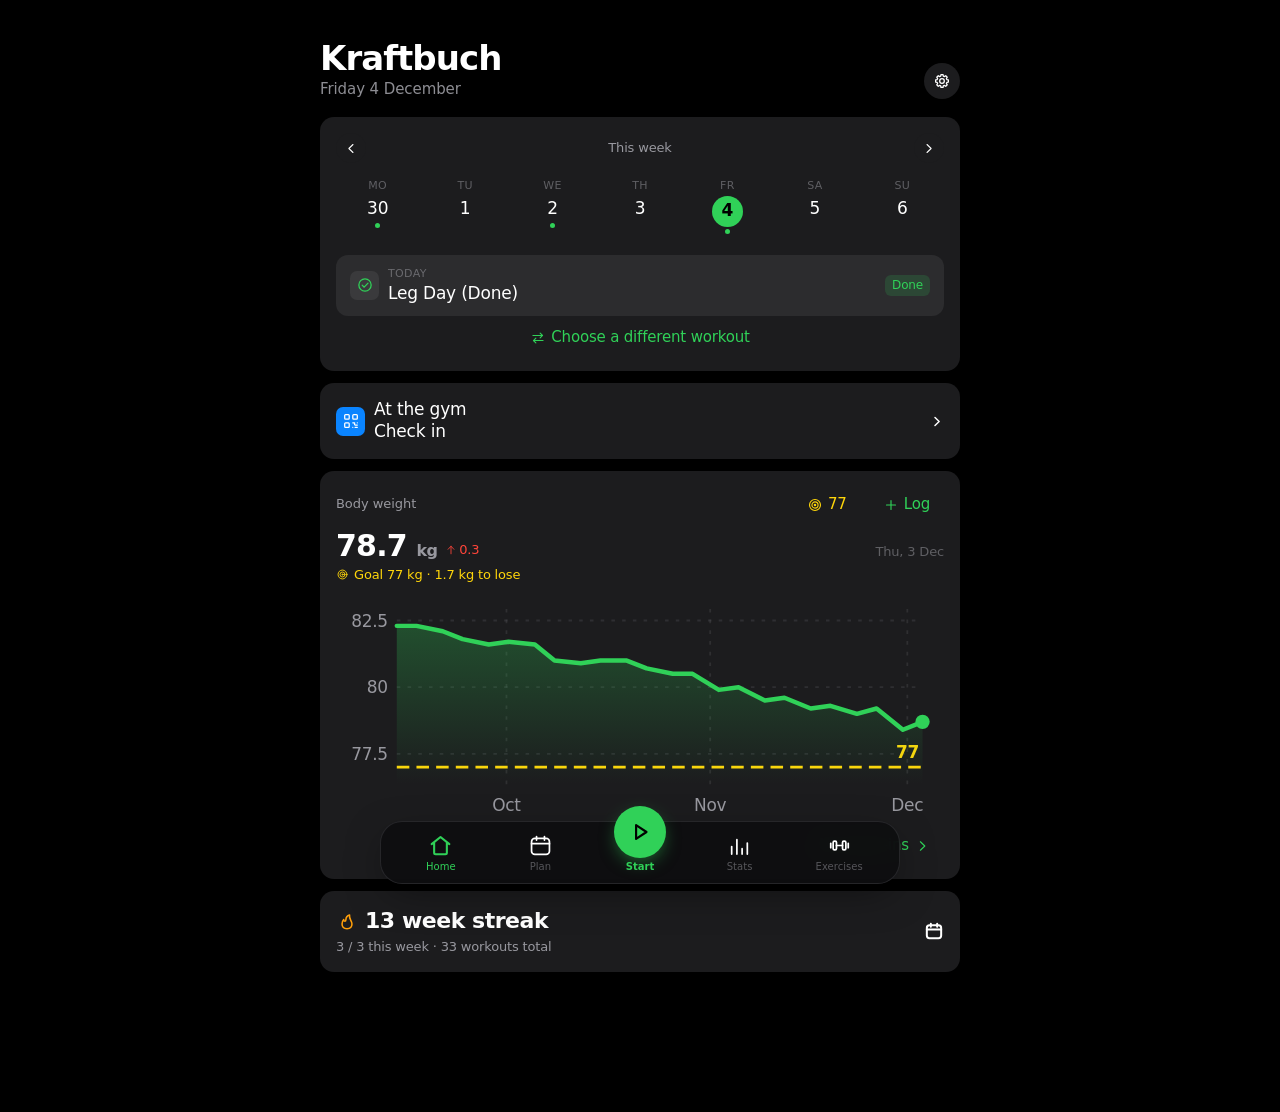
<file: index.html>
<!DOCTYPE html>
<html lang="en">
<head>
<meta charset="UTF-8">
<meta name="viewport" content="width=device-width,initial-scale=1,viewport-fit=cover,user-scalable=no">
<script>
  // Set direction before first paint so an Arabic profile never flashes as LTR.
  // The app re-applies this on every language change (lib/i18n.js setLang).
  // i18n-core RTL_LANGS is the runtime source of truth — keep this list in sync.
  try {
    var s = JSON.parse(localStorage.getItem('gym_state_v1') || '{}');
    var l = s.lang || ((navigator.language || '').slice(0, 2) === 'ar' ? 'ar' : 'en');
    document.documentElement.lang = l;
    document.documentElement.dir = l === 'ar' ? 'rtl' : 'ltr';
  } catch (e) {}
</script>
<title>Kraftbuch</title>
<meta name="description" content="Personal gym & body weight tracker">
<meta name="theme-color" content="#0c0e12">
<meta name="apple-mobile-web-app-capable" content="yes">
<meta name="mobile-web-app-capable" content="yes">
<meta name="apple-mobile-web-app-status-bar-style" content="black-translucent">
<meta name="apple-mobile-web-app-title" content="Kraftbuch">
<!-- use-credentials: browsers fetch the manifest without cookies, even same-origin; behind an auth
     proxy (Authelia, Cloudflare Access, Teleport…) that fetch is a login redirect and the Home Screen
     icon comes out generic. iOS 26 reads the icon from the manifest, so this is where it shows. -->
<link rel="manifest" href="manifest.json" crossorigin="use-credentials">
<link rel="apple-touch-icon" href="icon-180.png">
<link rel="icon" type="image/png" href="icon-180.png">
  <script type="module" crossorigin src="./assets/index-DJXD4Apo.js"></script>
  <link rel="modulepreload" crossorigin href="./assets/rolldown-runtime-QTnfLwEv.js">
  <link rel="modulepreload" crossorigin href="./assets/preload-helper-HclGiUj8.js">
  <link rel="modulepreload" crossorigin href="./assets/exercises-vGDdi3qm.js">
  <link rel="modulepreload" crossorigin href="./assets/history-BpAOahrT.js">
  <link rel="modulepreload" crossorigin href="./assets/units-BLQqJ3PO.js">
  <link rel="modulepreload" crossorigin href="./assets/mobile-BQgE4fAf.js">
  <link rel="modulepreload" crossorigin href="./assets/media-refs-CBisMdU5.js">
  <link rel="modulepreload" crossorigin href="./assets/media-store-fs-D3FqQWlM.js">
  <link rel="stylesheet" crossorigin href="./assets/index-kMP4SIuX.css">
</head>
<body>
<div id="root"></div>
</body>
</html>
</file>
<file: assets/index-kMP4SIuX.css>
.adm-intro{color:var(--label-2);margin:-6px 0 16px;font-size:14px;line-height:1.45}.adm-lead{color:var(--label-2);margin:2px 0 12px;font-size:13px;line-height:1.45}.adm-pill{letter-spacing:-.004em;white-space:nowrap;background:var(--surface-2);color:var(--label-2);border-radius:999px;align-items:center;gap:6px;padding:3px 10px;font-size:12.5px;font-weight:600;line-height:1.5;display:inline-flex}.adm-pill:before{content:"";background:currentColor;border-radius:50%;flex:none;width:7px;height:7px}.adm-pill.ok{background:color-mix(in srgb,var(--green) 16%,transparent);color:var(--green)}.adm-pill.warn{background:color-mix(in srgb,var(--yellow) 18%,transparent);color:var(--yellow)}.adm-pill.bad{background:color-mix(in srgb,var(--red) 16%,transparent);color:var(--red)}.adm-pill.acc{background:var(--acc-soft);color:var(--acc)}.adm-status{color:var(--label-2);flex-wrap:wrap;align-items:center;gap:8px;margin:4px 0 14px;font-size:14px;line-height:1.4;display:flex}.adm-step{border-top:var(--hair) solid var(--sep);padding:2px 0}.adm-step:first-of-type{border-top:0}.adm-step>summary{cursor:pointer;-webkit-tap-highlight-color:transparent;align-items:center;gap:12px;min-height:50px;padding:6px 0;list-style:none;display:flex}.adm-step>summary::-webkit-details-marker{display:none}.adm-step>summary:active{opacity:.7}.adm-num{background:var(--surface-3);width:26px;height:26px;color:var(--label);border-radius:50%;flex:none;place-items:center;font-size:13px;font-weight:700;display:grid}.adm-step.done .adm-num{background:var(--acc);color:var(--on-acc)}.adm-step.todo .adm-num{background:var(--surface-3);color:var(--label-2)}.adm-step-t{flex-direction:column;flex:1;gap:1px;min-width:0;display:flex}.adm-step-t b{letter-spacing:-.012em;font-size:16px;font-weight:600;line-height:1.25}.adm-step-t span{color:var(--label-2);font-size:13px;line-height:1.3}.adm-step>summary .chev{color:var(--label-3);flex:none;font-size:14px;transition:transform .18s}.adm-step[open]>summary .chev{transform:rotate(90deg)}.adm-step-b{padding:2px 0 14px 38px}@media (width<=380px){.adm-step-b{padding-left:0}}.adm-hint{color:var(--label-2);margin:6px 0 10px;font-size:13px;line-height:1.45}.adm-hint code{background:var(--surface-2);border-radius:5px;padding:1px 5px;font-size:12px}.adm-group{margin:0 0 12px}.adm-group-t{letter-spacing:.04em;text-transform:uppercase;color:var(--label-3);margin:0 0 7px;font-size:11.5px;font-weight:600}.adm-chips{flex-wrap:wrap;gap:8px;display:flex}.adm-chips .chip{align-items:center;gap:7px;min-height:38px;display:inline-flex}.adm-chip-key{letter-spacing:.02em;background:var(--acc-soft);color:var(--acc);border-radius:999px;padding:1px 6px;font-size:10.5px;font-weight:700}.chip.on .adm-chip-key{color:inherit;background:#0000002e}.adm-field{flex-direction:column;gap:6px;margin:0 0 10px;display:flex}.adm-field>label{color:var(--label-2);font-size:13px;font-weight:600}.adm-field .field{background:var(--surface-2);width:100%;min-height:44px;font-size:16px}.adm-select{border-radius:var(--r);background:var(--surface-2);width:100%;min-height:44px;color:var(--label);appearance:none;background-image:linear-gradient(45deg,transparent 50%,var(--label-2) 50%),linear-gradient(135deg,var(--label-2) 50%,transparent 50%);background-position:calc(100% - 20px),calc(100% - 14px);background-repeat:no-repeat;background-size:6px 6px;border:0;padding:10px 38px 10px 12px;font-size:15px}.adm-actions{flex-wrap:wrap;gap:8px;margin-top:6px;display:flex}.adm-actions .btn{min-height:44px}.adm-result{border-radius:var(--r);background:var(--surface-2);color:var(--label);margin-top:10px;padding:10px 12px;font-size:13.5px;line-height:1.45}.adm-result.ok{background:color-mix(in srgb,var(--green) 14%,transparent)}.adm-result.bad{background:color-mix(in srgb,var(--red) 14%,transparent)}.adm-result b{margin-bottom:2px;display:block}.adm-fold{border-top:var(--hair) solid var(--sep);margin-top:4px}.adm-fold>summary{cursor:pointer;letter-spacing:-.012em;justify-content:space-between;align-items:center;gap:10px;min-height:48px;padding:6px 0;font-size:15px;font-weight:600;list-style:none;display:flex}.adm-fold>summary::-webkit-details-marker{display:none}.adm-fold>summary .chev{color:var(--label-3);font-size:14px;transition:transform .18s}.adm-fold[open]>summary .chev{transform:rotate(90deg)}.adm-fold-b{padding:0 0 12px}.adm-kv{border-bottom:var(--hair) solid var(--sep);justify-content:space-between;gap:12px;padding:9px 0;font-size:14px;display:flex}.adm-kv:last-child{border-bottom:0}.adm-kv .k{color:var(--label-2);flex:none}.adm-kv .v{text-align:right;overflow-wrap:anywhere;min-width:0}.adm-kv .v input{text-align:right;background:var(--surface-2);width:84px;min-height:40px;color:var(--label);appearance:textfield;border:0;border-radius:10px;outline:none;padding:6px 10px;font-size:16px;font-weight:600}.adm-kv .v input::-webkit-outer-spin-button{-webkit-appearance:none;margin:0}.adm-kv .v input::-webkit-inner-spin-button{-webkit-appearance:none;margin:0}.adm-kv .v input:focus{box-shadow:inset 0 0 0 2px var(--acc)}.adm-log{flex-direction:column;display:flex}.adm-log-row{border-bottom:var(--hair) solid var(--sep);justify-content:space-between;gap:10px;padding:8px 0;font-size:13.5px;display:flex}.adm-log-row:last-child{border-bottom:0}.adm-log-row .when{color:var(--label-3);flex:none;font-size:12px}.adm-code{letter-spacing:.08em;background:var(--surface-2);border-radius:8px;padding:4px 9px;font-family:ui-monospace,SFMono-Regular,Menlo,monospace;font-size:14px;font-weight:600}.adm-iconbtn{border-radius:12px;width:44px;height:44px;font-size:17px}.adm-empty{color:var(--label-3);padding:10px 2px;font-size:13.5px}.adm-hero{flex-direction:column;align-items:flex-start;gap:4px;padding:6px 2px 2px;display:flex}.adm-hero-av{background:linear-gradient(135deg,var(--acc),color-mix(in srgb,var(--acc) 55%,var(--teal)));width:52px;height:52px;color:var(--on-acc);box-shadow:0 8px 24px -8px color-mix(in srgb,var(--acc) 55%,transparent);border-radius:16px;place-items:center;margin-bottom:8px;font-size:26px;display:grid}.adm-hero h2{letter-spacing:-.022em;margin:0 0 4px;font-size:22px}.adm-hero p{color:var(--label-2);margin:0 0 14px;font-size:14px;line-height:1.5}.adm-hero-feats{gap:10px;margin-bottom:18px;display:grid}.adm-hero-feats>div{align-items:flex-start;gap:11px;display:flex}.adm-hero-feats .icn{color:var(--acc);flex:none;margin-top:2px;font-size:18px}.adm-hero-feats span{color:var(--label-2);font-size:13.5px;line-height:1.45}.adm-hero-feats b{color:var(--label);font-weight:600}.adm-hero .btn{width:100%}.adm-progress{background:var(--surface-2);border-radius:99px;height:5px;margin:0 0 10px;overflow:hidden}.adm-progress i{background:var(--acc);height:100%;transition:width var(--med) var(--ease);border-radius:99px;display:block}.adm-chips .chip{background:var(--surface-2);color:var(--label);text-transform:none;border:1.5px solid #0000;font-weight:500}.adm-chips .chip.on{background:var(--acc-soft);border-color:var(--acc);color:var(--acc);font-weight:600}.adm-chips .chip:active{transform:scale(.97)}.adm-step.done>summary .adm-step-t span{color:var(--acc)}.ob{min-height:calc(100dvh - var(--sat) - 200px);flex-direction:column;display:flex}.ob-top{justify-content:space-between;align-items:center;min-height:36px;margin:2px 0 26px;display:flex}.ob-dots{align-items:center;gap:6px;display:flex}.ob-dot{background:var(--label-4);width:6px;height:6px;transition:all var(--med) var(--ease);border-radius:99px}.ob-dot.on{background:var(--acc);width:18px}.ob-dot.done{background:var(--acc);opacity:.55}.ob-skip{color:var(--label-2);background:0 0;padding:6px 2px;font-size:15px}.ob-body{flex:1;padding-bottom:150px}.ob-eyebrow{color:var(--acc);letter-spacing:.04em;text-transform:uppercase;margin-bottom:8px;font-size:13px;font-weight:600}.ob-h{letter-spacing:-.026em;margin:0 0 8px;font-size:30px;font-weight:700;line-height:1.12}.ob-p{color:var(--label-2);letter-spacing:-.006em;margin:0 0 24px;font-size:16px;line-height:1.45}.ob-choices{flex-direction:column;gap:10px;display:flex}.ob-choice{text-align:left;border-radius:var(--r-lg);background:var(--surface);letter-spacing:-.012em;width:100%;color:var(--label);transition:border-color var(--fast),background var(--fast),transform var(--fast);border:1.5px solid #0000;align-items:center;gap:14px;padding:16px 18px;font-size:17px;display:flex}.ob-choice:active{background:var(--surface-2);transform:scale(.985)}.ob-choice.on{border-color:var(--acc);background:var(--acc-soft)}.ob-choice .icn{color:var(--acc);flex:none;font-size:22px}.ob-choice .ob-choice-t{flex:1}.ob-choice .ob-choice-s{color:var(--label-2);margin-top:2px;font-size:13px;display:block}.ob-choice .ob-k{color:var(--acc);--icon-stroke:2.6;opacity:0;flex:none;font-size:18px}.ob-choice.on .ob-k{opacity:1}.ob-days{grid-template-columns:repeat(7,1fr);gap:8px;margin:6px 0 4px;display:grid}.ob-day{aspect-ratio:1;background:var(--surface);color:var(--label);transition:all var(--fast);border:1.5px solid #0000;border-radius:99px;justify-content:center;align-items:center;font-size:20px;font-weight:600;display:flex}.ob-day.on{background:var(--acc);color:var(--on-acc);border-color:var(--acc)}.ob-day:active{transform:scale(.94)}.ob-week{grid-template-columns:repeat(7,1fr);gap:6px;margin-top:6px;display:grid}.ob-wd{border-radius:var(--r);background:var(--surface);text-align:center;color:var(--label-2);transition:all var(--fast);border:1.5px solid #0000;padding:10px 0 9px;font-size:13px;font-weight:600}.ob-wd.on{color:var(--acc);border-color:var(--acc);background:var(--acc-soft)}.ob-sub{color:var(--label-2);letter-spacing:-.006em;margin:22px 0 10px;font-size:15px}.ob-time{background:var(--surface);border-radius:var(--r-xl);justify-content:center;align-items:center;gap:10px;margin-top:4px;padding:26px 18px;display:flex}.ob-time input[type=time]{letter-spacing:-.03em;color:var(--label);font-variant-numeric:tabular-nums;text-align:center;appearance:none;--lightningcss-light: ;--lightningcss-dark:initial;color-scheme:dark;background:0 0;border:none;outline:none;width:auto;min-width:180px;padding:0;font-size:44px;font-weight:600}:root[data-theme=light] .ob-time input[type=time]{--lightningcss-light:initial;--lightningcss-dark: ;color-scheme:light}.ob-time input[type=time]::-webkit-calendar-picker-indicator{display:none}.ob-time .ob-wheel{appearance:none;color:var(--label);font-variant-numeric:tabular-nums;letter-spacing:-.02em;text-align:center;background:0 0;border:0;min-width:1.6em;padding:0 4px;font-size:56px;font-weight:700}.ob-time .ob-time-sep{color:var(--label);margin:0 -2px;font-size:56px;font-weight:700;transform:translateY(-4px)}.ob-time .ob-time-l{color:var(--label-2);font-size:15px}.ob-quick{flex-wrap:wrap;justify-content:center;gap:7px;margin-top:12px;display:flex}.ob-chips{flex-wrap:wrap;gap:8px;display:flex}.ob-chips .chip{border:1.5px solid #0000;padding:10px 16px;font-size:15px}.ob-chips .chip.on{background:var(--acc-soft);color:var(--acc);border-color:var(--acc)}.ob-field{margin-bottom:14px}.ob-field .field{font-size:16px}.ob-note{color:var(--label-2);margin-top:10px;font-size:13px;line-height:1.45}.ob-note.warn{color:var(--yellow)}.ob-consent{flex-direction:column;gap:10px;margin-bottom:18px;display:flex}.ob-consent-row{background:var(--surface);border-radius:var(--r-lg);align-items:flex-start;gap:12px;padding:13px 15px;display:flex}.ob-consent-row .icn{color:var(--acc);flex:none;margin-top:2px;font-size:19px}.ob-consent-row b{letter-spacing:-.008em;margin-bottom:2px;font-size:15px;font-weight:600;display:block}.ob-consent-row span{color:var(--label-2);font-size:13px;line-height:1.4}.ob-fine{color:var(--label-2);gap:8px;margin-bottom:20px;font-size:13px;line-height:1.5;display:grid}.ob-foot{bottom:calc(58px + var(--sab));background:linear-gradient(to top,var(--bg) 58%,transparent);gap:10px;margin-top:18px;padding:30px 0 14px;display:flex;position:sticky}.ob-foot .btn{border-radius:var(--r-lg);padding:15px 18px;font-size:17px}.ob-hint{text-align:center;color:var(--label-3);margin-top:8px;font-size:13px}.chat{padding-bottom:40px}.chat-hdr{z-index:40;margin:calc(-1 * (var(--sat) + var(--conn) + 8px)) calc(-1 * var(--pad)) 8px;padding:calc(var(--sat) + var(--conn) + 8px) var(--pad) 8px;background:color-mix(in srgb,var(--bg) 88%,transparent);-webkit-backdrop-filter:saturate(180%)blur(12px);backdrop-filter:saturate(180%)blur(12px);align-items:center;gap:10px;display:flex;position:sticky;top:0}.chat-hdr .chat-av{background:var(--acc);width:38px;height:38px;color:var(--on-acc);border-radius:99px;flex:none;justify-content:center;align-items:center;font-size:20px;display:flex}.chat-hdr h1{letter-spacing:-.02em;margin:0;font-size:20px;font-weight:700;line-height:1.1}.chat-hdr .chat-st{color:var(--label-2);margin-top:2px;font-size:13px}.chat-hdr .chat-st.live{color:var(--acc)}.chat-hdr .grow{flex:1;min-width:0}.msgs{flex-direction:column;gap:10px;display:flex}.msg{max-width:88%;animation:msg-in var(--med) var(--ease);flex-direction:column;display:flex}.msg.coach{align-self:flex-start}.msg.user{align-self:flex-end;align-items:flex-end}.bub{letter-spacing:-.008em;background:var(--surface);color:var(--label);white-space:pre-wrap;word-break:break-word;border-radius:20px;padding:11px 15px;font-size:16px;line-height:1.42}.msg.coach .bub{border-bottom-left-radius:6px}.msg.user .bub{background:var(--acc);color:var(--on-acc);border-bottom-right-radius:6px}.bub.err{background:color-mix(in srgb,var(--red) 14%,var(--surface));color:var(--label)}.bub.sys{color:var(--label-2);text-align:center;background:0 0;align-self:center;max-width:100%;padding:4px 8px;font-size:13px}.msg.sys{align-self:center;align-items:center;max-width:100%}.bub ul{margin:6px 0 0;padding-left:18px}.bub li{margin:2px 0}.msg-t{color:var(--label-3);margin:4px 8px 0;font-size:11px}.typing{align-items:center;gap:5px;min-width:64px;padding:14px 16px;display:flex}.typing i{background:var(--label-2);border-radius:99px;width:8px;height:8px;animation:1.2s ease-in-out infinite typing}.typing i:nth-child(2){animation-delay:.15s}.typing i:nth-child(3){animation-delay:.3s}.typing-eta{color:var(--label-2);margin:6px 8px 0;font-size:13px;line-height:1.4}@keyframes typing{0%,80%,to{opacity:.45;transform:translateY(0)}40%{opacity:1;transform:translateY(-4px)}}@keyframes msg-in{0%{opacity:0;transform:translateY(6px)}to{opacity:1;transform:none}}.pcard{background:var(--surface);border-radius:var(--r-xl);border:1px solid var(--sep-op);width:100%;overflow:hidden}.pcard-hd{padding:16px 18px 6px}.pcard-eyebrow{letter-spacing:.05em;text-transform:uppercase;color:var(--acc);margin-bottom:4px;font-size:12px;font-weight:600}.pcard-h{letter-spacing:-.022em;margin:0;font-size:22px;font-weight:700;line-height:1.15}.pcard-sum{color:var(--label-2);margin:8px 0 0;font-size:15px;line-height:1.45}.pcard-tabs{scrollbar-width:none;gap:6px;padding:12px 18px 4px;display:flex;overflow-x:auto}.pcard-tabs::-webkit-scrollbar{display:none}.pcard-tab{background:var(--surface-2);color:var(--label-2);transition:all var(--fast);white-space:nowrap;border-radius:99px;flex:none;align-items:center;gap:6px;padding:8px 14px;font-size:14px;font-weight:500;display:inline-flex}.pcard-tab.on{background:var(--label);color:var(--bg)}.pcard-rt{padding:10px 18px 4px}.pcard-rt-h{justify-content:space-between;align-items:baseline;gap:10px;display:flex}.pcard-rt-h b{letter-spacing:-.015em;align-items:center;gap:8px;font-size:18px;font-weight:600;display:inline-flex}.pcard-rt-h span{color:var(--label-2);white-space:nowrap;font-size:13px}.pcard-why{color:var(--label-2);margin:4px 0 8px;font-size:14px;line-height:1.45}.pcard-ex{border-top:var(--hair) solid var(--sep);padding:11px 0}.pcard-ex:first-of-type{border-top:none}.pcard-ex-r{justify-content:space-between;align-items:baseline;gap:10px;display:flex}.pcard-ex-n{letter-spacing:-.01em;text-transform:capitalize;font-size:16px;font-weight:500}.pcard-ex-l{color:var(--label-2);white-space:nowrap;font-variant-numeric:tabular-nums;font-size:14px}.pcard-ex-w{color:var(--label-2);margin-top:3px;font-size:13px;line-height:1.42}.pcard-week{gap:5px;padding:10px 18px 4px;display:flex}.pcard-wd{text-align:center;border-radius:var(--r-sm);background:var(--surface-2);color:var(--label-3);flex:1;padding:7px 0;font-size:11px;font-weight:600}.pcard-wd.on{background:var(--acc-soft);color:var(--acc)}.pcard-row{border-top:var(--hair) solid var(--sep);justify-content:space-between;align-items:center;gap:12px;padding:12px 18px;display:flex}.pcard-row .lrow-t{font-size:15px}.pcard-row .lrow-s{font-size:12px}.pcard-ft{border-top:var(--hair) solid var(--sep);flex-direction:column;gap:8px;padding:12px 18px 16px;display:flex}.pcard-ft .btn{border-radius:var(--r-lg);padding:14px 18px;font-size:16px}.pcard-note{color:var(--yellow);padding:0 18px 6px;font-size:12px;line-height:1.45}.pcard-chg{border-top:var(--hair) solid var(--sep);align-items:flex-start;gap:12px;padding:12px 18px;display:flex}.pcard-chg.stale{opacity:.5}.pcard-chg .grow{flex:1;min-width:0}.pcard-chg-t{letter-spacing:-.01em;font-size:15px;font-weight:600}.pcard-chg-v{align-items:center;gap:6px;margin:4px 0;font-size:13px;display:flex}.pcard-chg-v .tag{font-size:12px}.pcard-chg-w{color:var(--label-2);font-size:13px;line-height:1.42}.pcard-chg-stale{color:var(--yellow);margin-top:4px;font-size:12px}.pcard-notes{border-top:var(--hair) solid var(--sep);padding:10px 18px 4px}.pcard-notes div{color:var(--label-2);padding:4px 0;font-size:13px;line-height:1.45}.composer{z-index:40;padding:8px var(--pad) calc(10px + var(--sab));background:color-mix(in srgb,var(--bg) 88%,transparent);-webkit-backdrop-filter:saturate(180%)blur(12px);backdrop-filter:saturate(180%)blur(12px);position:fixed;bottom:0;left:0;right:0}.composer-in{align-items:flex-end;gap:8px;max-width:560px;margin:0 auto;display:flex}.composer textarea{resize:none;background:var(--surface);min-height:44px;max-height:120px;color:var(--label);letter-spacing:-.008em;border:none;border-radius:22px;outline:none;flex:1;padding:11px 16px;font-family:inherit;font-size:16px;line-height:1.35}.composer textarea:focus{box-shadow:inset 0 0 0 1.5px var(--acc)}.composer textarea::placeholder{color:var(--label-3)}.send{background:var(--acc);width:44px;height:44px;color:var(--on-acc);transition:transform var(--fast),opacity var(--fast);border-radius:99px;flex:none;justify-content:center;align-items:center;font-size:20px;display:flex}.send:active{transform:scale(.92)}.send:disabled{opacity:.3}.composer-cap{text-align:center;max-width:560px;color:var(--label-3);margin:4px auto 0;font-size:11px}.chat-menu .lrow-t{font-size:17px}.chips-row{scrollbar-width:none;gap:6px;max-width:560px;margin:0 auto 8px;padding:0 2px;display:flex;overflow-x:auto}.chips-row::-webkit-scrollbar{display:none}.qchip{background:var(--surface);color:var(--label);letter-spacing:-.006em;border:1px solid var(--sep-op);transition:transform var(--fast),background var(--fast);border-radius:99px;flex:none;align-items:center;gap:6px;padding:8px 13px;font-size:13px;font-weight:500;display:inline-flex}.qchip .icn{color:var(--acc);font-size:14px}.qchip:active{background:var(--surface-2);transform:scale(.96)}.chat-empty{color:var(--label-2);padding:14px 4px;font-size:14px;line-height:1.45}.ins{gap:10px;min-width:0;padding:6px 18px 4px;display:grid}.ins>*{min-width:0}.ins-tiles{grid-template-columns:repeat(4,minmax(0,1fr));gap:6px;display:grid}.ins-tile{background:var(--surface-2);text-align:center;border-radius:14px;min-width:0;padding:10px 6px 9px}.ins-tile-v{letter-spacing:-.03em;font-variant-numeric:tabular-nums;white-space:nowrap;text-overflow:ellipsis;font-size:19px;font-weight:700;line-height:1.05;overflow:hidden}.ins-tile-l{color:var(--label-2);letter-spacing:-.004em;overflow-wrap:anywhere;margin-top:4px;font-size:10.5px;line-height:1.15}.ins-block{background:var(--surface-2);border-radius:16px;padding:12px 14px 10px}.ins-h{letter-spacing:-.008em;justify-content:space-between;align-items:baseline;gap:8px;min-width:0;margin-bottom:6px;font-size:13px;font-weight:600;display:flex}.ins-h>span:first-child{flex:none}.ins-h>span:last-child{text-overflow:ellipsis;white-space:nowrap;text-align:right;min-width:0;overflow:hidden}.ins-h .dim{font-size:12px;font-weight:400}.ins-block .chart{margin:2px -4px 0}.ins-delta{font-variant-numeric:tabular-nums;color:var(--label-2);white-space:nowrap;flex:none;font-size:12px;font-weight:600}.ins-delta.up{color:var(--green)}.ins-delta.down{color:var(--red)}.ins-row{border-top:var(--hair) solid var(--sep);align-items:center;gap:8px;padding:7px 0;display:flex}.ins-row:first-of-type{border-top:none}.ins-row-n{letter-spacing:-.008em;text-transform:capitalize;white-space:nowrap;text-overflow:ellipsis;flex:1;min-width:0;font-size:14px;overflow:hidden}.ins-row-n .dim{text-transform:none;font-size:12px}.ins-row-v{flex:none;align-items:center;gap:4px;font-size:12px;display:flex}.ins-row-v .icn{color:var(--label-3);font-size:11px}.ins-row-v .tag{font-variant-numeric:tabular-nums;font-size:12px}.ins-bar{grid-template-columns:76px 1fr 28px;align-items:center;gap:8px;padding:4px 0;display:grid}.ins-bar-l{color:var(--label-2);white-space:nowrap;text-overflow:ellipsis;font-size:12.5px;overflow:hidden}.ins-bar-t{background:var(--surface-3);border-radius:99px;height:8px;overflow:hidden}.ins-bar-t i{background:var(--acc);height:100%;transition:width var(--med) var(--ease);border-radius:99px;display:block}.ins-bar-v{text-align:right;font-variant-numeric:tabular-nums;font-size:12px;font-weight:600}.ins-cmp{color:var(--label-2);flex-wrap:wrap;align-items:baseline;gap:4px 10px;padding:0 2px;font-size:12.5px;line-height:1.5;display:flex}.pcard-notes div{align-items:flex-start;gap:8px;display:flex}.pcard-notes .icn{color:var(--yellow);flex:none;margin-top:1px;font-size:15px}.deb-score{align-items:center;gap:14px;padding:6px 18px 10px;display:flex}.deb-ring{--pct:.5;background:conic-gradient(var(--acc) calc(var(--pct) * 360deg),var(--surface-3) 0);border-radius:99px;flex:none;justify-content:center;align-items:baseline;width:64px;height:64px;display:flex;position:relative}.deb-ring:before{content:"";background:var(--surface);border-radius:99px;position:absolute;inset:6px}.deb-ring span{letter-spacing:-.03em;font-size:24px;font-weight:700;line-height:64px;position:relative}.deb-ring small{color:var(--label-2);margin-left:1px;font-size:11px;line-height:64px;position:relative}.deb-score-t{flex-direction:column;gap:2px;min-width:0;display:flex}.deb-score-t b{letter-spacing:-.015em;font-size:17px;font-weight:600}.deb-score-t span{color:var(--label-2);font-size:13px}.deb-list{padding:8px 18px 4px}.deb-list-h{letter-spacing:.02em;text-transform:uppercase;align-items:center;gap:7px;margin-bottom:4px;font-size:13px;font-weight:600;display:flex}.deb-list-h .icn{font-size:15px}.deb-item{letter-spacing:-.008em;border-top:var(--hair) solid var(--sep);padding:6px 0 6px 22px;font-size:14.5px;line-height:1.45;position:relative}.deb-item:first-of-type{border-top:none}.deb-item:before{content:"";background:var(--label-3);border-radius:99px;width:5px;height:5px;position:absolute;top:14px;left:8px}.recap{text-align:left;border-radius:var(--r-xl);background:var(--surface);border:1px solid var(--sep-op);width:100%;color:var(--label);transition:transform var(--fast),background var(--fast);margin-top:6px;padding:14px 16px 12px;display:block}.recap:active{background:var(--surface-2);transform:scale(.99)}.recap-top{justify-content:space-between;align-items:center;gap:8px;display:flex}.recap-top .pcard-eyebrow{margin:0}.recap-state{background:var(--surface-2);color:var(--label-2);white-space:nowrap;border-radius:99px;flex:none;padding:3px 9px;font-size:11px;font-weight:600}.recap-state.yes{background:color-mix(in srgb,var(--green) 16%,transparent);color:var(--green)}.recap-state.no{background:color-mix(in srgb,var(--red) 14%,transparent);color:var(--red)}.recap-state.mix{background:var(--acc-soft);color:var(--acc)}.recap-t{letter-spacing:-.018em;margin-top:6px;font-size:17px;font-weight:600;line-height:1.2}.recap-s{color:var(--label-2);-webkit-line-clamp:2;-webkit-box-orient:vertical;margin-top:4px;font-size:13.5px;line-height:1.42;display:-webkit-box;overflow:hidden}.recap-chips{flex-wrap:wrap;gap:5px;margin-top:9px;display:flex}.recap-chip{background:var(--surface-2);color:var(--label-2);border-radius:99px;align-items:center;gap:4px;max-width:100%;padding:4px 9px;font-size:12px;display:inline-flex}.recap-chip .icn{flex:none;font-size:11px}.recap-chip.yes .icn{color:var(--green)}.recap-chip.no{opacity:.75;text-decoration:line-through}.recap-chip.no .icn{color:var(--red)}.recap-more{color:var(--acc);align-items:center;gap:3px;margin-top:10px;font-size:13px;font-weight:500;display:flex}.recap-more .icn{font-size:12px}.pcard-chg.declined .pcard-chg-t{color:var(--label-2)}.pcard-chg .recap-state{align-self:center}.pdetail .pcard-chg,.pdetail .pcard-notes,.pdetail .ins,.pdetail .pcard-rt,.pdetail .pcard-week{padding-left:0;padding-right:0}.cmp{border-top:var(--hair) solid var(--sep);padding:8px 0}.cmp:first-of-type{border-top:none}.cmp-h{text-transform:capitalize;justify-content:space-between;margin-bottom:5px;font-size:13.5px;font-weight:500;display:flex}.cmp-h .dim{text-transform:none;font-size:12px;font-weight:400}.cmp-bar{background:var(--surface-3);border-radius:7px;height:22px;margin-top:4px;position:relative;overflow:hidden}.cmp-bar i{background:var(--label-3);opacity:.55;border-radius:7px;height:100%;display:block}.cmp-bar.you i{background:var(--acc);opacity:1}.cmp-bar span{color:var(--label);font-variant-numeric:tabular-nums;text-shadow:0 0 6px var(--bg);font-size:11.5px;font-weight:600;line-height:22px;position:absolute;top:0;left:8px}:root{--bg:#000;--bg-el:#0e0e10;--surface:#1c1c1e;--surface-2:#2c2c2e;--surface-3:#3a3a3c;--label:#fff;--label-2:#ebebf599;--label-3:#ebebf552;--label-4:#ebebf52e;--sep:#54545899;--sep-op:#54545857;--hair:.5px;--blue:#0a84ff;--green:#30d158;--red:#ff453a;--orange:#ff9f0a;--yellow:#ffd60a;--teal:#40c8e0;--indigo:#5e5ce6;--pink:#ff375f;--purple:#bf5af2;--mint:#63e6e2;--brown:#ac8e68;--grey:#8e8e93;--acc:var(--green);--acc-2:#248a3d;--on-acc:#000;--acc-soft:color-mix(in srgb, var(--acc) 16%, transparent);--acc-line:color-mix(in srgb, var(--acc) 38%, transparent);--r-sm:8px;--r:12px;--r-lg:16px;--r-xl:22px;--r-card:14px;--pad:16px;--icon-stroke:1.7;--ease:cubic-bezier(.32,.72,0,1);--fast:.14s;--med:.22s;--sab:max(env(safe-area-inset-bottom,0px),var(--native-sab,0px));--sat:max(env(safe-area-inset-top,0px),var(--native-sat,0px));--conn:0px}:root[data-theme=light]{--bg:#f2f2f7;--bg-el:#f7f7fa;--surface:#fff;--surface-2:#ececef;--surface-3:#e3e3e8;--label:#000;--label-2:#3c3c4399;--label-3:#3c3c434d;--label-4:#3c3c4329;--sep:#3c3c434a;--sep-op:#3c3c4333;--blue:#007aff;--green:#34c759;--red:#ff3b30;--orange:#ff9500;--yellow:#fc0;--teal:#30b0c7;--indigo:#5856d6;--pink:#ff2d55;--purple:#af52de;--mint:#00c7be;--brown:#a2845e;--grey:#8e8e93;--acc-2:#248a3d;--on-acc:#fff}:root[data-accent=lime]{--acc:var(--green);--acc-2:#248a3d;--on-acc:#000}:root[data-accent=sky]{--acc:var(--blue);--acc-2:#0060df;--on-acc:#fff}:root[data-accent=orange]{--acc:var(--orange);--acc-2:#c76b00;--on-acc:#000}:root[data-accent=violet]{--acc:var(--purple);--acc-2:#8944ab;--on-acc:#fff}:root[data-accent=pink]{--acc:var(--pink);--acc-2:#d70036;--on-acc:#fff}:root[data-accent=red]{--acc:var(--red);--acc-2:#d70015;--on-acc:#fff}:root[data-accent=teal]{--acc:var(--teal);--acc-2:#0071a4;--on-acc:#000}:root[data-accent=gold]{--acc:var(--yellow);--acc-2:#b25000;--on-acc:#000;--knob-ring:#00000047}:root[data-theme=light][data-accent=lime],:root[data-theme=light][data-accent=teal]{--on-acc:#000}:root[data-theme=light][data-accent=sky],:root[data-theme=light][data-accent=violet],:root[data-theme=light][data-accent=pink],:root[data-theme=light][data-accent=red]{--on-acc:#fff}*{box-sizing:border-box;-webkit-tap-highlight-color:transparent;margin:0;padding:0}html{background:var(--bg);overscroll-behavior:none;-webkit-text-size-adjust:100%;font-size:16px;overflow-x:clip}body{background:var(--bg);color:var(--label);letter-spacing:-.01em;overscroll-behavior-y:none;-webkit-font-smoothing:antialiased;-moz-osx-font-smoothing:grayscale;touch-action:manipulation;font-variant-numeric:tabular-nums;min-height:100dvh;font-family:-apple-system,BlinkMacSystemFont,SF Pro Text,SF Pro Display,Segoe UI,Roboto,system-ui,sans-serif;font-size:17px;line-height:1.29;overflow-x:clip}button{font:inherit;color:inherit;cursor:pointer;letter-spacing:inherit;background:0 0;border:none}input,select,textarea{font:inherit;color:var(--label);letter-spacing:inherit}img{max-width:100%}a{color:var(--acc);text-decoration:none}:focus{outline:none}:focus-visible{outline:2.5px solid var(--acc);outline-offset:2px;border-radius:6px}button,.chip,.tile,.item,.wday,.cal-d,.swatch,.hm-c,.lrow,.seg button,.stp button,.sld{-webkit-user-select:none;user-select:none}.icn{fill:none;stroke:currentColor;width:1em;height:1em;stroke-width:var(--icon-stroke);stroke-linecap:round;stroke-linejoin:round;flex:none;display:block}@media (prefers-reduced-motion:reduce){*{transition:none!important;animation:none!important}}.muted{color:var(--label-2)}.dim{color:var(--label-3)}.small{font-size:13px;line-height:1.38}.accent{color:var(--acc)}.capitalize{text-transform:capitalize}.nocap,.tag.nocap,.chip.nocap{text-transform:none}#app{padding:calc(var(--sat) + var(--conn) + 8px) var(--pad) calc(88px + var(--sab));max-width:560px;margin:0 auto}:root[data-native-kb] #app,:root[data-native-kb] body.resting #app,:root[data-native-kb] body.no-tabbar.resting #app{padding-bottom:calc(88px + var(--native-kb))}body.resting #app{padding-bottom:calc(166px + var(--sab))}body.no-tabbar #app{padding-bottom:calc(24px + var(--sab))}body.no-tabbar.resting #app{padding-bottom:calc(96px + var(--sab))}.workout-end-spacer{height:0}@keyframes viewfade{0%{opacity:0;transform:translateY(4px)}to{opacity:1;transform:none}}#app.vfade{animation:viewfade var(--med) var(--ease)}.conn-bar{inset-inline:0;z-index:45;padding:var(--sat) var(--pad) 0;background:color-mix(in srgb,var(--bg) 94%,transparent);-webkit-backdrop-filter:saturate(180%)blur(10px);backdrop-filter:saturate(180%)blur(10px);position:fixed;top:0}.conn-row{max-width:560px;margin:0 auto;padding:6px 0}.conn{text-align:start;border-radius:var(--r);background:color-mix(in srgb,var(--yellow) 16%,var(--surface));width:100%;min-height:34px;color:var(--label);align-items:center;gap:9px;padding-block:6px;padding-inline:12px 8px;font-size:13px;line-height:1.3;display:flex}.conn .icn{color:var(--label-2);flex:none;font-size:16px}.conn-t{overflow-wrap:break-word;flex:1;min-width:0}.conn-a{background:var(--surface-3);white-space:nowrap;border-radius:99px;flex:none;padding:4px 10px;font-weight:600}button.conn:active{filter:brightness(1.12)}.conn-bar.off .conn{background:color-mix(in srgb,var(--label-3) 18%,var(--surface))}.conn-bar.bad .conn{background:color-mix(in srgb,var(--red) 16%,var(--surface))}.conn-bar.bad .conn .icn{color:var(--red)}.conn-bar.quiet .conn-row{padding:2px 0 4px}.conn-bar.quiet .conn{min-height:26px;color:var(--label-2);background:0 0;gap:6px;padding-block:2px;padding-inline:4px 2px;font-size:12px}.conn-bar.quiet .conn .icn{color:var(--label-3);font-size:13px}.conn-bar.quiet .conn-a{color:var(--acc);background:var(--acc-soft);padding:2px 9px;font-size:12px}:root[data-theme=light] .conn-bar:not(.quiet) .conn-a{background:var(--surface)}@supports not ((-webkit-backdrop-filter:blur(1px)) or (backdrop-filter:blur(1px))){.conn-bar{background:var(--bg)}}.hdr{justify-content:space-between;align-items:flex-end;gap:12px;margin:8px 0 18px;display:flex}.hdr>div{min-width:0}.hdr>.btn{flex:none}.hdr h1{letter-spacing:-.028em;overflow-wrap:break-word;font-size:34px;font-weight:700;line-height:1.06}@media (width<=420px){.hdr h1{font-size:30px}}.hdr .sub{color:var(--label-2);letter-spacing:-.006em;margin-top:4px;font-size:15px}.hdr.lib-hdr{flex-wrap:wrap;align-items:center;row-gap:0}.hdr.lib-hdr>.sub.lib-count{white-space:nowrap;text-overflow:ellipsis;flex:1 0 100%;overflow:hidden}@media (width<=360px){.hdr.lib-hdr>.sub.lib-count{white-space:normal;text-overflow:clip;overflow:visible}}.iconbtn{background:var(--surface);width:36px;height:36px;color:var(--label);transition:background var(--fast),transform var(--fast);border-radius:50%;flex:none;justify-content:center;align-items:center;font-size:18px;display:flex}.iconbtn:active{background:var(--surface-2);transform:scale(.92)}.iconbtn,.chip,.seg button,.helpbtn{position:relative}.iconbtn:before,.chip:before,.seg button:before,.helpbtn:before{content:"";position:absolute;inset:-6px}.seg button:before{inset:-6px 0}.iconbtn.on-ss{background:var(--acc-soft);color:var(--acc)}.iconbtn:disabled{opacity:.32}h4.sec{letter-spacing:-.004em;color:var(--label-2);text-transform:none;margin:22px 0 8px;padding:0 4px;font-size:13px;font-weight:400}.card h2{letter-spacing:-.004em;color:var(--label-2);text-transform:none;margin:0 0 12px;font-size:13px;font-weight:400}.divider{height:var(--hair);background:var(--sep);border:0;margin:14px 0}.row{align-items:center;gap:12px;display:flex}.row.between{justify-content:space-between}.bw-head{flex-wrap:wrap;row-gap:8px}.bw-head>.row{margin-inline-start:auto}.card{background:var(--surface);border-radius:var(--r-card);margin-bottom:12px;padding:16px}.card .big{letter-spacing:-.026em;font-size:30px;font-weight:600;line-height:1.1}.sect{margin-bottom:22px}.sect-t{color:var(--label-2);letter-spacing:-.004em;padding:0 4px 7px;font-size:13px;font-weight:400;display:block}.sect-b{background:var(--surface);border-radius:var(--r-card);overflow:hidden}.sect-f{color:var(--label-2);padding:7px 4px 0;font-size:13px;line-height:1.38}.lrow{text-align:start;width:100%;min-height:46px;color:var(--label);background:0 0;align-items:center;gap:12px;padding:11px 14px;display:flex;position:relative}.lrow+.lrow:before{content:"";inset-inline:14px 0;height:var(--hair);background:var(--sep);position:absolute;top:0}.lrow:has(.lrow-i)+.lrow:has(.lrow-i):before{inset-inline-start:55px}.lrow.tap:active{background:var(--surface-2)}.lrow-i{background:var(--tint,var(--acc));color:#fff;border-radius:7px;flex:none;justify-content:center;align-items:center;width:29px;height:29px;font-size:18px;display:flex}.lrow-m{flex-direction:column;flex:1;gap:1px;min-width:auto;display:flex}.lrow-t{letter-spacing:-.012em;font-size:17px;line-height:1.25}.lrow-s{color:var(--label-2);font-size:13px;line-height:1.3}.acct-id{overflow-wrap:anywhere;font-family:ui-monospace,SFMono-Regular,Menlo,Consolas,monospace;font-size:12px}.lrow-v{color:var(--label-2);letter-spacing:-.012em;text-overflow:ellipsis;white-space:nowrap;text-align:end;flex:0 auto;min-width:0;max-width:55%;font-size:17px;overflow:hidden}.lrow-c{color:var(--label);--icon-stroke:2.4;flex:none;font-size:15px}.lrow-k{color:var(--acc);--icon-stroke:2.4;flex:none;font-size:17px}.lrow.danger,.lrow.danger .lrow-t{color:var(--red)}.lrow.backup-lost .lrow-t{color:var(--label-2);letter-spacing:0;font-size:13px;line-height:1.3}.lrow.lrow-stack-value{grid-template-rows:auto auto;grid-template-columns:minmax(0,1fr) auto;display:grid}.lrow.lrow-stack-value .lrow-m{grid-area:1/1}.lrow.lrow-stack-value .lrow-v{text-align:start;grid-area:2/1;width:100%;max-width:none}.lrow.lrow-stack-value .lrow-c{grid-area:1/2/span 2;align-self:center}.helpbtn{color:var(--label-3);background:0 0;flex:none;margin-block:-11px;margin-inline:-4px -2px;padding:11px 4px;font-size:16px;line-height:0}.helpbtn:active{color:var(--label)}.btn{border-radius:var(--r);letter-spacing:-.012em;background:var(--surface-2);width:100%;color:var(--label);transition:transform var(--fast) var(--ease),background var(--fast),opacity var(--fast);justify-content:center;align-items:center;gap:7px;padding:14px 18px;font-size:17px;font-weight:600;display:inline-flex}.btn .icn{font-size:19px}.btn:active{transform:scale(.975)}.btn.primary{background:var(--acc);color:var(--on-acc)}.btn.primary:active{background:var(--acc-2)}.btn.tinted{background:var(--acc-soft);color:var(--acc)}.btn.danger{background:color-mix(in srgb,var(--red) 15%,transparent);color:var(--red)}.btn.ghost,.btn.plain{color:var(--acc);background:0 0;font-weight:400}.btn.ghost:active,.btn.plain:active{background:var(--surface-2)}.btn.sm{border-radius:var(--r-sm);gap:5px;width:auto;padding:8px 14px;font-size:15px}.btn.sm .icn{font-size:16px}.btn.xs{border-radius:7px;gap:4px;width:auto;padding:5px 10px;font-size:13px}.btn:disabled{opacity:.32;pointer-events:none}.weekly-volume-toggle{padding-block:0}.weekly-volume-toggle .icn{transition:transform var(--fast) var(--ease)}.weekly-volume-toggle[aria-expanded=true] .icn{transform:rotate(180deg)}#tabbar{inset-inline:0;z-index:50;padding:7px 6px calc(6px + var(--sab));background:color-mix(in srgb,var(--bg-el) 94%,transparent);-webkit-backdrop-filter:saturate(180%)blur(10px);backdrop-filter:saturate(180%)blur(10px);border-top:var(--hair) solid var(--sep-op);justify-content:space-around;align-items:flex-end;display:flex;position:fixed;bottom:0}:root[data-theme=light] #tabbar{background:#f9f9fbf0}#tabbar button{color:var(--label-3);letter-spacing:.005em;transition:color var(--fast);flex-direction:column;flex:1;align-items:center;gap:3px;padding-top:3px;font-size:10px;font-weight:500;display:flex}#tabbar button .icn{--icon-stroke:1.65;color:var(--label);font-size:25px}#tabbar button.on{color:var(--acc)}#tabbar button.on .icn{--icon-stroke:2;color:inherit;opacity:1}#tabbar .tab-ic{display:inline-flex;position:relative}.tab-dot{background:var(--orange);width:8px;height:8px;box-shadow:0 0 0 2px var(--bg-el);pointer-events:none;border-radius:50%;position:absolute;top:-1px;right:-3px}.iconbtn .tab-dot{box-shadow:0 0 0 2px var(--bg);top:5px;right:5px}#tabbar button.start{margin-top:-24px}#tabbar button.start .cir{background:var(--acc);width:52px;height:52px;color:var(--on-acc);box-shadow:0 6px 18px -4px color-mix(in srgb,var(--acc) 55%,transparent);transition:transform var(--fast) var(--ease);border-radius:50%;justify-content:center;align-items:center;display:flex;position:relative}#tabbar button.start:active .cir{transform:scale(.93)}#tabbar button.start .cir .icn{--icon-stroke:2;color:inherit;opacity:1;font-size:26px}#tabbar button.start span{color:var(--acc);font-weight:600}#tabbar button.start .tab-time{font-variant-numeric:tabular-nums}#tabbar button.start .cir{color:var(--on-acc)}#tabbar button.start.rec .cir{background:var(--orange);color:#000;box-shadow:0 6px 18px -4px color-mix(in srgb,var(--orange) 55%,transparent)}#tabbar button.start.rec span{color:var(--orange)}#tabbar button.start.rec .cir:after{content:"";border:2px solid var(--orange);animation:ping 1.9s var(--ease) infinite;border-radius:50%;position:absolute;inset:0}@keyframes ping{0%{opacity:.7;transform:scale(1)}to{opacity:0;transform:scale(1.45)}}@supports not ((-webkit-backdrop-filter:blur(1px)) or (backdrop-filter:blur(1px))){#tabbar{background:var(--bg-el)}:root[data-theme=light] #tabbar{background:#f9f9fb}#timer{background:var(--surface)}#toast{background:var(--surface-2)}}.week{justify-content:space-between;gap:4px;display:flex}.wday{text-align:center;transition:background var(--fast);background:0 0;border:none;border-radius:10px;flex:1;padding:8px 2px 9px}.wday .lbl{color:var(--label-3);text-transform:uppercase;letter-spacing:.03em;font-size:11px;font-weight:500}.wday .num{letter-spacing:-.012em;margin:4px 0;font-size:17px;font-weight:400}.wday .dot{background:0 0;border-radius:50%;width:5px;height:5px;margin:0 auto}.wday .dot.plan{background:var(--label-3)}.wday .dot.ovr{background:var(--orange)}.wday .dot.done{background:var(--acc)}.wday:active{background:var(--surface-2)}.wday.today .num{background:var(--acc);color:var(--on-acc);border-radius:50%;justify-content:center;align-items:center;width:31px;height:31px;margin:2px auto;font-weight:600;display:flex}.list{flex-direction:column;gap:8px;display:flex}.item{background:var(--surface);border-radius:var(--r-card);min-height:60px;transition:background var(--fast);text-align:start;align-items:center;gap:12px;width:100%;padding:10px 12px;display:flex}.item:active{background:var(--surface-2)}.routine-list{position:relative}#app .list.routine-list{flex-direction:column;display:flex}.routine-drag-row{touch-action:pan-y;-webkit-touch-callout:none;transition:transform var(--fast) var(--ease);position:relative}.routine-list.is-reordering{-webkit-user-select:none;user-select:none}.routine-list.is-reordering .routine-drag-row{transition:none}.routine-drag-row.is-dragging{z-index:2;pointer-events:none}.routine-drag-row.is-dragging .item{background:var(--surface-2);box-shadow:0 10px 28px #00000038}.routine-drop-indicator{background:var(--acc);pointer-events:none;z-index:3;border-radius:99px;height:3px;position:absolute;left:6px;right:6px;transform:translateY(-50%)}.routine-grip{color:var(--label-3);cursor:grab;touch-action:none;-webkit-user-select:none;user-select:none;flex:none;align-self:stretch;align-items:center;margin:-10px -6px -10px -4px;padding:0 4px;font-size:16px;display:none}@media (hover:hover) and (pointer:fine){.routine-grip{display:flex}.routine-grip:hover{color:var(--label-2)}}.routine-list.is-reordering,.routine-list.is-reordering *{cursor:grabbing}.thumb{object-fit:cover;background:#fff;border-radius:9px;flex:none;width:50px;height:50px}.thumb,.exmedia img{-webkit-touch-callout:none;-webkit-user-drag:none;-webkit-user-select:none;user-select:none}.thumb-x{background:var(--surface-2);color:var(--label-2);justify-content:center;align-items:center;font-size:21px;display:flex}.item .tt{letter-spacing:-.009em;font-size:16px;font-weight:400;line-height:1.25}.item .ss{color:var(--label-2);margin-top:2px;font-size:13px}.item .grow{flex:1;min-width:0}.item .item-open{text-align:start;flex-direction:column;justify-content:center;align-self:stretch;display:flex}.item .item-open>span{display:block}.chev{color:var(--label);--icon-stroke:2.4;flex:none;font-size:15px}.tag{background:var(--surface-2);color:var(--label-2);text-transform:capitalize;border-radius:6px;align-items:center;gap:3px;padding:3px 7px;font-size:12px;font-weight:500;display:inline-flex}.tag.acc{background:var(--acc-soft);color:var(--acc)}.tag.sidepill{flex:none;justify-items:center;display:inline-grid}.tag.sidepill>span,.tag.sidepill:before,.tag.sidepill:after{grid-area:1/1}.tag.sidepill:before{content:attr(data-l);visibility:hidden}.tag.sidepill:after{content:attr(data-r);visibility:hidden}.fav-star{color:var(--yellow);vertical-align:-1px;margin-inline-end:5px;font-size:12px;display:inline-block}.fav-btn{flex:none;margin-top:-4px}.exdetail-name{overflow-wrap:anywhere;min-width:0}.fav-btn.on{color:var(--yellow)}.chips{scrollbar-width:none;gap:7px;padding:4px 4px 6px;display:flex;overflow-x:auto}.chips::-webkit-scrollbar{display:none}.chips,.hm-wrap{overscroll-behavior-x:contain;scroll-padding-inline:16px}.chips{touch-action:pan-x;overscroll-behavior:contain}.chips .chip:before{top:0;bottom:0}.chip{background:var(--surface);color:var(--label);text-transform:capitalize;letter-spacing:-.006em;transition:background var(--fast),color var(--fast);border-radius:99px;flex:none;padding:6px 13px;font-size:14px;font-weight:400}.chip:active{background:var(--surface-2)}.chip.on{background:var(--acc);color:var(--on-acc);font-weight:500}.chip.on .dim{color:color-mix(in srgb,var(--on-acc) 62%,transparent)}.chip .qstate{text-transform:none}@media (hover:hover) and (pointer:fine){.chips[data-xscroll]{cursor:grab}}body.chips-dragging{cursor:grabbing;-webkit-user-select:none;user-select:none}body.chips-dragging *{cursor:inherit}.field,.input{background:var(--surface);border-radius:var(--r);letter-spacing:-.012em;width:100%;transition:box-shadow var(--fast);border:none;outline:none;padding:13px 15px;font-size:17px}.field::placeholder,.input::placeholder{color:var(--label-3)}.field:focus,.input:focus{box-shadow:inset 0 0 0 2px var(--acc)}.field.area,textarea.input{resize:vertical;min-height:92px;line-height:1.42}.exnote{background:var(--surface);border-radius:var(--r);white-space:pre-wrap;color:var(--label-2);margin-bottom:10px;padding:13px 15px;font-size:15px;line-height:1.45}.searchf{align-items:center;display:flex;position:relative}.searchf .lead{color:var(--label-3);pointer-events:none;--icon-stroke:2.1;z-index:1;font-size:16px;position:absolute;inset-inline-start:11px}.searchf .field{background:var(--surface-2);border-radius:10px;padding-inline:35px 36px}:root[data-theme=light] .searchf .field{background:#7676801f}.searchf .clear{background:var(--label-3);width:22px;height:22px;color:var(--bg);--icon-stroke:3;border-radius:50%;justify-content:center;align-items:center;font-size:11px;display:flex;position:absolute;inset-inline-end:8px}.search{position:relative}.search .input{background:var(--surface-2);border-radius:10px;padding-inline-start:35px}:root[data-theme=light] .search .input{background:#7676801f}.search>svg{inset-inline-start:11px;z-index:1;width:16px;height:16px;stroke:var(--label-3);fill:none;stroke-width:2.1px;stroke-linecap:round;position:absolute;top:50%;transform:translateY(-50%)}.search.has-count .input{padding-inline-end:62px}.search .search-count{inset-inline-end:9px;color:var(--label-2);background:var(--surface-3);font-variant-numeric:tabular-nums;pointer-events:none;-webkit-user-select:none;user-select:none;border-radius:99px;padding:2px 8px;font-size:12px;font-weight:600;line-height:1.4;position:absolute;top:50%;transform:translateY(-50%)}.search .clear{inset-inline-end:8px;z-index:1;background:var(--label-3);width:22px;height:22px;color:var(--bg);--icon-stroke:3;border-radius:50%;justify-content:center;align-items:center;font-size:11px;display:flex;position:absolute;top:50%;transform:translateY(-50%)}.search.has-clear .input{padding-inline-end:36px}.search.has-count.has-clear .input{padding-inline-end:90px}.search.has-clear .search-count{inset-inline-end:36px}.sw{background:var(--surface-3);width:51px;height:31px;transition:background var(--med) var(--ease);border-radius:99px;flex:none;align-items:center;padding:2px;display:flex}.sw .knob{width:27px;height:27px;transition:transform var(--med) var(--ease),width var(--fast) var(--ease);background:#fff;border-radius:50%;box-shadow:0 3px 8px #00000026,0 1px 1px #00000029}.sw.on{background:var(--acc)}.sw.on .knob{box-shadow:0 0 0 1px var(--knob-ring,transparent),0 3px 8px #00000026,0 1px 1px #00000029;transform:translate(20px)}.sw:active .knob{width:31px}.sw.on:active .knob{transform:translate(16px)}.sw:disabled{opacity:.4}.seg{background:var(--surface-3);isolation:isolate;border-radius:9px;padding:2px;display:flex;position:relative}.seg>button{flex:1 1 0;min-width:0}:root[data-theme=light] .seg{background:#7676801f}.seg-sel{z-index:0;top:2px;bottom:2px;width:calc((100% - 4px)/var(--n));transform:translateX(calc(100% * var(--i)));background:var(--surface);transition:transform var(--med) var(--ease);border-radius:7px;position:absolute;inset-inline-start:2px;box-shadow:0 3px 8px #0000001f,0 1px 1px #0000000f}:root[data-theme=light] .seg-sel{background:#fff}.seg button{z-index:1;letter-spacing:-.006em;color:var(--label);min-height:30px;transition:opacity var(--fast);justify-content:center;align-items:center;gap:5px;padding:6px 8px;font-size:14px;font-weight:500;display:flex;position:relative}.seg button .icn{font-size:16px}.seg button:not(.on){color:var(--label-2);font-weight:400}.seg button:active{opacity:.5}.seg-inline{flex:none;min-width:132px;max-width:100%;margin-inline-start:auto}.lrow:has(.seg-inline){flex-wrap:wrap}.lrow:has(.seg-inline) .lrow-m{min-width:min(150px,100%)}.seg-range{margin-bottom:10px}.seg-inline{grid-auto-columns:1fr;grid-auto-flow:column;display:grid}.seg-inline button{min-height:28px;padding:5px 12px;font-size:13px}.seg-inline button span{white-space:nowrap}.seg-inline button .icn{font-size:14px}.timef{background:var(--surface-2);color:var(--label);font-variant-numeric:tabular-nums;border:none;border-radius:8px;outline:none;padding:6px 10px;font-size:16px}.lrow:has(.timef){flex-wrap:wrap}.lrow>.timef{margin-inline-start:auto}.timef::-webkit-calendar-picker-indicator{filter:invert(.5)}:root[data-theme=light] .timef::-webkit-calendar-picker-indicator{filter:none}.stp-w{flex-direction:column;gap:6px;min-width:0;display:flex}.stp-l{color:var(--label-2);text-align:center;font-size:13px}.stp{background:var(--surface-2);border-radius:10px;align-items:center;min-width:0;display:flex;overflow:hidden}.stp button{width:40px;height:44px;color:var(--label);transition:background var(--fast);--icon-stroke:2.2;flex:none;justify-content:center;align-items:center;font-size:16px;display:flex}.stp button:active{background:var(--surface-3)}.stp .val{flex:1;justify-content:center;align-self:stretch;align-items:baseline;gap:3px;min-width:0;padding:0 2px;display:flex}.stp .val i{color:var(--label-2);flex:none;font-size:12px;font-style:normal}.stp .num{text-align:center;letter-spacing:-.012em;appearance:textfield;cursor:text;background:0 0;border:none;outline:none;width:100%;min-width:0;height:100%;min-height:40px;padding:0;font-size:17px;font-weight:500}.stp .num::-webkit-inner-spin-button{display:none}.stp.invalid{box-shadow:inset 0 0 0 1px var(--red)}.sld{cursor:pointer;touch-action:none;align-items:center;height:32px;display:flex;position:relative}.sld-track{background:var(--surface-3);border-radius:99px;height:6px;position:absolute;inset-inline:0;overflow:hidden}.sld-fill{background:var(--acc);border-radius:99px;height:100%;display:block}.sld-knob{width:26px;height:26px;transition:transform var(--fast) var(--ease);background:#fff;border-radius:50%;position:absolute;transform:translate(-50%);box-shadow:0 4px 10px #00000038,0 1px 2px #00000029}.sld.dragging .sld-knob{transform:translate(-50%)scale(1.14)}.chk,.ck{width:30px;height:30px;box-shadow:inset 0 0 0 1.8px var(--label-4);color:#0000;transition:background var(--fast),box-shadow var(--fast),color var(--fast),transform var(--fast);background:0 0;border-radius:50%;flex:none;justify-content:center;align-items:center;display:flex;position:relative}.chk .icn{--icon-stroke:2.6;font-size:16px}.chk:before,.ck:before{content:"";position:absolute;inset:-7px -7px -7px -4px}.chk.on{background:var(--acc);box-shadow:none;color:var(--on-acc)}.chk:active,.ck:active{transform:scale(.9)}.ck svg{stroke:#0000;fill:none;stroke-width:2.6px;stroke-linecap:round;stroke-linejoin:round;width:16px;height:16px;transition:stroke var(--fast)}.ck.on{background:var(--acc);box-shadow:none}.ck.on svg{stroke:var(--on-acc)}.whdr.stick{z-index:20;margin:calc(-1 * (var(--sat) + var(--conn) + 8px)) calc(-1 * var(--pad)) 6px;padding:calc(var(--sat) + var(--conn) + 8px) var(--pad) 0;background:color-mix(in srgb,var(--bg) 94%,transparent);-webkit-backdrop-filter:saturate(180%)blur(10px);backdrop-filter:saturate(180%)blur(10px);position:sticky;top:0}.whdr.stick .hdr{margin-bottom:12px}.whdr.stick .wprog{margin-bottom:10px}@supports not ((-webkit-backdrop-filter:blur(1px)) or (backdrop-filter:blur(1px))){.whdr.stick{background:var(--bg)}}.hdr.whdr-bar{align-items:center;gap:8px;margin:4px 0 12px}.whdr-mid{text-align:center;flex:1;min-width:0}.whdr-name{white-space:nowrap;text-overflow:ellipsis;font-size:16px;font-weight:600;overflow:hidden}.whdr-mid .sub{font-variant-numeric:tabular-nums;-webkit-line-clamp:2;line-clamp:2;overflow-wrap:anywhere;text-wrap:balance;-webkit-box-orient:vertical;margin-top:1px;font-size:13px;display:-webkit-box;overflow:hidden}.btn.pill.whdr-finish{border-radius:99px;flex:none;width:auto;max-width:40%;padding:8px 16px;font-size:15px}.wthumb{border-radius:10px;flex:none;width:48px;height:48px;padding:0;position:relative;overflow:hidden}.wthumb .thumb{border-radius:10px;width:48px;height:48px}.wthumb .thumb-x{background:var(--surface-3)}.wthumb-x{inset-inline-end:3px;color:#fff;--icon-stroke:2.4;background:#0000008c;border-radius:5px;justify-content:center;align-items:center;width:16px;height:16px;font-size:10px;display:flex;position:absolute;bottom:3px}.exhd{align-items:center}.wprog{background:var(--surface-2);border-radius:99px;height:4px;margin-bottom:16px;overflow:hidden}.wprog i{background:var(--acc);height:100%;transition:width var(--med) var(--ease);border-radius:99px;display:block}.exmedia{border-radius:var(--r-lg);background:#fff;margin-bottom:12px;position:relative;overflow:hidden}.exmedia img{object-fit:contain;width:100%;height:320px;display:block}.exmedia .gifhint,.exmedia .giftoggle{color:#fff;-webkit-backdrop-filter:blur(12px);backdrop-filter:blur(12px);background:#00000073;border-radius:99px;align-items:center;gap:4px;padding:5px 11px;font-size:12px;font-weight:500;display:inline-flex;position:absolute;bottom:9px}.exmedia .gifhint{inset-inline-end:9px}.exmedia .giftoggle{inset-inline-start:9px}.exmedia .gifhint .icn,.exmedia .giftoggle .icn{font-size:13px}.exmedia.compact img{height:120px}.exmedia.mini img{height:84px}.exmedia.broken{background:var(--surface-2)}.exmedia-x{width:100%;height:320px;color:var(--label-3);justify-content:center;align-items:center;font-size:34px;display:flex}.exmedia.compact .exmedia-x{height:120px}.exmedia.mini .exmedia-x{height:84px}.exmedia video{object-fit:contain;background:#000;width:100%;height:320px;display:block}.exmedia.compact video{height:120px}.exmedia.mini video{height:84px}.exmedia:has(>video){background:#000}.exlink-card{text-align:start;width:100%;font:inherit;background:var(--surface);border-radius:var(--r-card);cursor:pointer;color:var(--label);transition:background var(--fast),transform var(--fast);-webkit-user-select:none;user-select:none;border:0;align-items:center;gap:12px;margin-bottom:12px;padding:10px 14px;display:flex}.exlink-card:active{background:var(--surface-2);transform:scale(.98)}.exlink-icon{background:var(--surface-2);width:34px;height:34px;color:var(--label);border-radius:9px;flex:none;justify-content:center;align-items:center;font-size:18px;display:flex}.exlink-meta{flex-direction:column;flex:1;gap:2px;min-width:0;display:flex}.exlink-title{color:var(--label);white-space:nowrap;text-overflow:ellipsis;font-size:15px;font-weight:500;line-height:1.25;overflow:hidden}.exlink-sub{color:var(--label-2);text-align:start;white-space:nowrap;text-overflow:ellipsis;unicode-bidi:plaintext;font-size:12px;line-height:1.2;overflow:hidden}.exlink-arr{color:var(--label-3);flex:none;font-size:14px}.exlink-card.mini{gap:10px;padding:6px 12px}.exlink-card.mini .exlink-icon{border-radius:7px;width:28px;height:28px;font-size:15px}.exlink-card.mini .exlink-title{font-size:13px}.cmf{margin-top:8px}.cmf .lrow{padding-inline:4px}.cmf-act{flex:none;align-items:center;gap:6px;display:flex}.cmf-thumb .thumb{border-radius:8px;width:36px;height:36px}.cmf-thumb .thumb-x{font-size:16px}.cmf-sub{align-items:center;gap:4px;display:inline-flex}.cmf-sub .icn{font-size:13px}.cmf-note{margin:0 4px 6px;line-height:1.35}.cmf-link{margin-top:4px}.wmedia{margin:4px 0 12px}.wmedia-h{margin:0 0 6px}.wmedia-grid{grid-template-columns:repeat(auto-fill,minmax(72px,1fr));gap:8px;display:grid}.wmedia-item,.wmedia-add{aspect-ratio:1;background:var(--surface-2);color:var(--label-2);cursor:pointer;font:inherit;border:0;border-radius:10px;padding:0;position:relative;overflow:hidden}.wmedia-item .thumb{border-radius:0;width:100%;height:100%;display:block}.wmedia-item .thumb-x{font-size:22px}.wmedia-kind{inset-inline-end:5px;color:#fff;background:#0000008c;border-radius:99px;justify-content:center;align-items:center;width:22px;height:22px;font-size:12px;display:flex;position:absolute;bottom:5px}.wmedia-add{color:var(--acc);text-align:center;border:1.5px dashed var(--sep);flex-direction:column;justify-content:center;align-items:center;gap:4px;padding:6px;font-size:11px;line-height:1.2;display:flex}.wmedia-add .icn{font-size:20px}.wmedia-add:disabled{opacity:.5;cursor:default}.wmedia-note{margin:6px 2px 0;line-height:1.35}.wrow-media{color:var(--label-2);flex:none;align-items:center;gap:3px;font-size:12px;display:inline-flex}.pp-selected{outline:3px solid var(--acc);outline-offset:-3px}.pp-check{inset-inline-end:5px;background:var(--acc);color:#fff;border-radius:99px;justify-content:center;align-items:center;width:20px;height:20px;font-size:11px;display:flex;position:absolute;top:5px}.pp-cta{bottom:calc(var(--sab) + 10px);justify-content:center;margin-top:14px;display:flex;position:sticky}.pp-compare{touch-action:none;background:#000;flex:1;min-height:0;position:relative;overflow:hidden}.pp-img{object-fit:contain;-webkit-user-select:none;user-select:none;background:#000;width:100%;height:100%;position:absolute;inset:0}.pp-handle{pointer-events:none;justify-content:center;align-items:center;width:0;display:flex;position:absolute;inset-block:0;transform:translate(-50%)}.pp-handle:before{content:"";background:#fff;width:2px;position:absolute;inset-block:0;box-shadow:0 0 0 1px #0000004d}.pp-grip{background:#fff;border-radius:99px;width:36px;height:36px;box-shadow:0 1px 6px #0006}.pp-label{color:#fff;pointer-events:none;background:#0000008c;border-radius:99px;padding:4px 9px;font-size:12px;font-weight:600;position:absolute;bottom:14px}.pp-label-before{inset-inline-start:10px}.pp-label-after{inset-inline-end:10px}.wrow-media .icn{font-size:13px}.mviewer{color:#fff;padding:var(--sat) 0 var(--sab);animation:pop-fade .2s var(--ease);background:#000;flex-direction:column;display:flex;position:absolute;inset:0}@keyframes pop-fade{0%{opacity:0}to{opacity:1}}.mviewer-bar{flex:none;justify-content:space-between;align-items:center;padding:6px 8px;display:flex}.mviewer .iconbtn{color:#fff;background:#ffffff1f}.mviewer-count{font-variant-numeric:tabular-nums;opacity:.85;font-size:14px}.mviewer-stage{flex:1;min-height:0;display:flex}.exmedia.viewer{background:#000;border-radius:0;flex:1;justify-content:center;align-items:center;min-width:0;margin:0;display:flex}.exmedia.viewer img,.exmedia.viewer video{object-fit:contain;background:#000;width:100%;height:100%;max-height:100%}.exmedia.viewer .exmedia-x{color:#ffffff80;height:100%}.mviewer-nav{flex:none;justify-content:space-between;padding:8px 12px;display:flex}[dir=rtl] .mviewer-nav .icn{transform:scaleX(-1)}.mviewer-ask{background:#ffffff14;flex:none;padding:12px 16px}.mviewer-ask-t{margin-bottom:10px;font-weight:600}.mviewer-ask-b{justify-content:flex-end;gap:8px;display:flex}.sethead{color:var(--label-3);text-transform:uppercase;letter-spacing:.045em;align-items:center;gap:8px;padding:0 0 6px;font-size:11px;font-weight:500;display:flex}.sethead .n-sp{flex:none;width:24px}.sethead .w-sp{text-align:center;flex:1.4}.sethead .r-sp{text-align:center;flex:1}.sethead .eff-sp{text-align:center}.sethead .ck-sp{flex:none;width:30px}.setrow{align-items:center;gap:8px;padding:7px 0;display:flex;position:relative}.setrow+.setrow:before{content:"";inset-inline:32px 0;height:var(--hair);background:var(--sep);position:absolute;top:0}.setph{letter-spacing:.08em;text-transform:uppercase;color:var(--dim);align-items:center;gap:10px;margin:8px 0 2px;font-size:11px;display:flex}.setph:after{content:"";background:var(--sep);flex:1;height:1px}.setsep{background:var(--sep);height:1px;margin:9px 0}.setrow .n,.setrow-side>.n{background:var(--surface-2);width:24px;height:24px;color:var(--label-2);cursor:pointer;transition:background var(--fast),color var(--fast);border:0;border-radius:50%;flex:none;justify-content:center;align-items:center;padding:0;font-family:inherit;font-size:12px;font-weight:500;display:flex;position:relative}.setrow .stp.w{flex:1.4;min-width:0}.setrow .stp.r{flex:1;min-width:0}.setrow .stp button{width:32px;height:40px}.setrow .stp.w button,.setrow .stp.r button{min-width:var(--btn-floor);flex:0 auto}.setrow .stp.w,.sethead .w-sp{--num:48px}.setrow .stp.r,.sethead .r-sp{--num:39px}.setrow .stp.w,.setrow .stp.r,.sethead .w-sp,.sethead .r-sp{--btn-floor:18px;min-width:calc(var(--num) + 2*var(--btn-floor))}.setrow .stp.plain,.sethead.plain .w-sp,.sethead.plain .r-sp{--btn-floor:0px}.setrow .stp.w .val,.setrow .stp.r .val{min-width:var(--num)}.setrow.timed .stp.w,.sethead.timed .w-sp{--num:39px;flex:1}.setrow.timed .stp.r,.sethead.timed .r-sp{--num:48px;flex:1.4}.setrow .effcell,.sethead .eff-sp{flex:.8 1 0;min-width:0}.setrow .effcell,.setrow .effcell-stp,.setrow.eff3 .effcell-stp,.sethead .eff-sp{min-width:64px}.effcell{box-sizing:border-box;background:var(--surface-2);height:44px;color:var(--label);letter-spacing:-.01em;font-variant-numeric:tabular-nums;white-space:nowrap;transition:background var(--fast),transform var(--fast),border-color var(--fast);border:1.5px solid #0000;border-radius:10px;justify-content:center;align-items:center;font-size:15px;font-weight:600;line-height:1;display:flex}.effcell:active{transform:scale(.94)}.effcell.is-empty{color:var(--label-2);letter-spacing:.02em;font-size:12px;font-weight:500}.setrow .effcell-stp,.setrow.eff3 .effcell-stp{height:44px;transition:background var(--fast),border-color var(--fast);border:1.5px solid #0000;border-radius:10px}.effcell-stp button{color:inherit}.effcell-stp>button[aria-label=Decrease],.effcell-stp>button[aria-label=Increase]{opacity:.85;flex:0 auto;width:26px;min-width:16px;height:44px;font-size:15px}.effcell-stp .val{letter-spacing:-.01em;font-variant-numeric:tabular-nums;min-width:28px;color:inherit;flex:1;justify-content:center;align-self:stretch;align-items:center;font-size:15px;font-weight:600;line-height:1;display:flex}.effcell-stp .val:active{background:var(--surface-3)}.setrow .effcell-stp,.setrow.eff3 .effcell-stp{flex:.8 1 0}.setrow.eff3 .effcell-stp{flex:.7 1 0}.setrow.eff3,.sethead.eff3{gap:6px}.setrow.eff3 .stp.w,.sethead.eff3 .w-sp{flex:1.4}.setrow.eff3 .stp.r,.sethead.eff3 .r-sp{flex:1.1}.setrow.eff3 .effcell,.sethead.eff3 .eff-sp{flex:.7 1 0}.setrow.eff3 .stp.w button,.setrow.eff3 .stp.r button{width:26px}.setrow.eff3 .stp .num{font-size:14px}.setrow.eff3 .stp.w,.sethead.eff3 .w-sp{--num:41px}.setrow.eff3 .stp.r,.sethead.eff3 .r-sp{--num:30px}.setrow.eff3 .effcell-stp>button[aria-label=Decrease],.setrow.eff3 .effcell-stp>button[aria-label=Increase]{width:22px}.setrow.eff3 .effcell-stp .val{font-size:14px}.effpick.menu-list .menu-item .effpick-n{background:var(--bc);color:#fff;letter-spacing:-.02em;font-variant-numeric:tabular-nums;font-size:13px;font-weight:700}.effpick .menu-item.on{background:color-mix(in srgb,var(--bc) 14%,var(--surface))}.effpick .menu-on.is-on{color:var(--bc)}.effpick .effpick-free{padding-inline-end:8px}.effpick .effpick-free .stp{flex:none;width:148px}.effpick .effpick-free .stp .num{font-size:17px;font-weight:600}.effpick .effpick-free .stp .num::placeholder{color:var(--label-3);font-weight:500}.setrow.done .n{background:var(--acc);color:var(--on-acc)}.setrow.done{opacity:.45}.swrow{touch-action:pan-y;-webkit-touch-callout:none;border-radius:10px;position:relative;overflow:hidden}.swrow.dragging{-webkit-user-select:none;user-select:none}.swrow.swrow-item{border-radius:var(--r-card)}.swfront{z-index:1;background:var(--surface);will-change:transform;position:relative}.swpane{z-index:0;width:0;position:absolute;top:0;bottom:0;overflow:hidden}.swpane.del{background:color-mix(in srgb,var(--red) 22%,var(--surface));inset-inline-end:0}.swpane.cp{background:var(--acc-soft);inset-inline-start:0}.swpane button{color:#fff;width:76px;transition:width .16s var(--ease);padding:0;position:absolute;top:0;bottom:0}.swpane.del button{background:var(--red);inset-inline-end:0}.swpane.cp button{background:var(--acc);color:var(--on-acc);inset-inline-start:0}.swpane.armed button{width:100%}.swpane .lab{flex-direction:column;justify-content:center;align-items:center;gap:2px;width:76px;font-size:12px;display:flex;position:absolute;top:0;bottom:0}.swpane.del .lab{inset-inline-start:0}.swpane.cp .lab{inset-inline-end:0}.swpane .lab .icn{transition:transform .16s var(--ease);font-size:21px;transform:scale(.8)}.swpane .lab b{font-weight:500}.swpane.armed .lab .icn{transform:scale(1)}.swpane.armed .lab b{font-weight:800}.swpane.del.dis{background:var(--surface-2)}.swpane.del.dis button{background:var(--surface-3);color:var(--label-3)}.swpane.del.dis.armed button{width:76px}.swrow.flash .swfront{animation:.4s swflash}@keyframes swflash{0%,35%{background:color-mix(in srgb,var(--acc) 28%,var(--surface))}to{background:var(--surface)}}.swrow.flash-red .swfront{animation:.5s swflashr}@keyframes swflashr{0%,35%{background:color-mix(in srgb,var(--red) 22%,var(--surface))}to{background:var(--surface)}}.swhint{justify-content:center;padding:4px 0 6px;display:flex}.swhint button{background:var(--acc-soft);color:var(--acc);animation:swhintin .3s var(--ease);text-align:start;border-radius:99px;align-items:center;gap:8px;padding:7px 12px;font-size:13px;font-weight:600;display:inline-flex}.swhint .icn{flex:none;font-size:15px}.swhint .icn:last-child{opacity:.7}@keyframes swhintin{0%{opacity:0;transform:translateY(-4px)}}.vh{clip:rect(0 0 0 0);white-space:nowrap;border:0;width:1px;height:1px;margin:-1px;padding:0;overflow:hidden;position:absolute!important}.setrow-side{align-items:center;gap:8px;padding:4px 0;display:flex;position:relative}.setrow-side+.setrow-side:before{content:"";inset-inline:32px 0;height:var(--hair);background:var(--sep);position:absolute;top:0}.setrow-side>.n{align-self:center}.setrow-side .side-rows{flex-direction:column;flex:1;min-width:0;display:flex}.setrow-side .setrow.side{padding:4px 0}.setrow-side .setrow.side+.setrow.side:before{display:none}.sidetag{background:var(--surface-2);width:24px;height:24px;color:var(--label-3);border-radius:8px;flex:none;justify-content:center;align-items:center;font-size:11px;font-weight:600;display:flex}.setrow-side .setrow.side.eff3{gap:4px}.setrow-side .setrow.side.eff3 .stp.r{flex:1.4}.setrow-side .setrow.side.eff3 .effcell,.setrow-side .setrow.side.eff3 .effcell-stp{flex:.6 1 0}.setrow-side .setrow.side.eff3 .stp.w button,.setrow-side .setrow.side.eff3 .stp.r button{width:20px}.sethead.per-side .n-sp{width:56px}.sethead.per-side.eff3{gap:4px}.sethead.per-side.eff3 .r-sp{flex:1.4}.sethead.per-side.eff3 .eff-sp{flex:.6 1 0}@media (width<=400px){.setrow.eff3 .stp.w button,.setrow.eff3 .stp.r button{width:21px}.setrow.eff3 .stp.r,.sethead.eff3 .r-sp{flex:1.25}.setrow-side{gap:5px}.setrow-side .setrow.side{gap:4px}.setrow-side .setrow.side .sidetag{width:20px}.setrow-side .setrow.side .stp .num{font-size:14px}.setrow-side .setrow.side .stp.w,.sethead.per-side .w-sp{--num:41px}.setrow-side .setrow.side .stp.r,.sethead.per-side .r-sp{--num:30px}.setrow-side .side-rows .setrow.side .stp.w button,.setrow-side .side-rows .setrow.side .stp.r button{width:18px}.sethead.per-side{gap:4px}.sethead.per-side .n-sp{width:49px}}@media (width>=360px) and (width<=365px){.setrow.side .effcell,.setrow.side .effcell-stp,.sethead.per-side .eff-sp{min-width:56px}.setrow.side .effcell-stp>button[aria-label=Decrease],.setrow.side .effcell-stp>button[aria-label=Increase]{min-width:12px}}@media (width<=429px){.wl-unit .ss-card .setrow.side .effcell-stp>button[aria-label=Decrease],.wl-unit .ss-card .setrow.side .effcell-stp>button[aria-label=Increase]{display:none}.wl-unit .ss-card .setrow.side .effcell,.wl-unit .ss-card .setrow.side .effcell-stp,.wl-unit .ss-card .sethead.per-side .eff-sp{min-width:34px}}@media (width<=359px){.setrow .effcell-stp>button[aria-label=Decrease],.setrow .effcell-stp>button[aria-label=Increase]{display:none}.setrow .effcell,.setrow .effcell-stp,.setrow.eff3 .effcell-stp,.sethead .eff-sp,.wl-unit .ss-card .setrow.side .effcell,.wl-unit .ss-card .setrow.side .effcell-stp,.wl-unit .ss-card .sethead.per-side .eff-sp{min-width:29px}.setrow .effcell-stp .val{min-width:26px}.setrow-side .setrow.side.eff3 .stp.w:not(.plain),.setrow-side .setrow.side.eff3 .stp.r:not(.plain),.sethead.per-side.eff3:not(.plain) .w-sp,.sethead.per-side.eff3:not(.plain) .r-sp{--btn-floor:16px}.setrow-side .setrow.side.eff3 .stp .num{font-size:13px}.setrow-side .setrow.side.eff3 .stp.w,.sethead.per-side.eff3 .w-sp{--num:38px}.setrow-side .setrow.side.eff3 .stp.r,.sethead.per-side.eff3 .r-sp{--num:28px}.setrow.timed .stp .num{font-size:14px}.setrow.timed .stp.w,.sethead.timed .w-sp{--num:30px}.setrow.timed .stp.r,.sethead.timed .r-sp{--num:41px}.setrow.timed .stp.w:not(.plain),.setrow.timed .stp.r:not(.plain),.sethead.timed:not(.plain) .w-sp,.sethead.timed:not(.plain) .r-sp{--btn-floor:16px}}.setrow.side.done .sidetag{background:var(--acc);color:var(--on-acc)}.setrow.side.done{opacity:.45}.subrow{align-items:center;gap:6px;padding-block:3px;padding-inline:32px 0;display:flex}.setrow-side .side-rows .subrow{padding-inline-start:0}.subrow .subn{color:var(--label-3);flex:none;width:46px;font-size:11px}.subrow .stp.mini{--num:38px;min-width:calc(var(--num) + 32px);flex:1}.subrow .stp.mini+.stp.mini{--num:28px}.subrow .stp.mini button{flex:0 auto;width:26px;min-width:16px;height:30px}.subrow .stp.mini .val{min-width:var(--num)}.subrow .stp.mini .num{min-height:30px;font-size:13px}.subrow .iconbtn{flex:none;width:26px;height:26px;font-size:11px}@media (width<=359px){.subrow,.plateline{padding-inline-start:24px}}.plateline{color:var(--dim);align-items:center;gap:6px;padding-block:0 5px;padding-inline:32px 0;font-size:12px;line-height:1.3;display:flex}.plateline .icn{opacity:.8;flex:none;font-size:12px}.plateline .short{color:var(--orange)}.plateline .moves{color:var(--label-3);font-variant-numeric:tabular-nums;white-space:nowrap;margin-inline-start:auto}.setrow .n:before{content:"";position:absolute;inset:-10px}.stp.plain{grid-template-columns:1fr}.stp.plain .val{width:100%}.stp.plain .num{text-align:center;width:100%}.menu-list .menu-item{min-height:52px;padding:8px 12px}.menu-list .menu-item .lrow-i{background:var(--surface-2);width:32px;height:32px;color:var(--label);font-size:16px}.menu-list .menu-item.danger .tt,.menu-list .menu-item.danger .lrow-i{color:var(--red)}.menu-list .menu-item.disabled{opacity:.4;pointer-events:none}.menu-on{color:#0000;flex:none;font-size:16px}.menu-on.is-on{color:var(--acc)}.menu-group.grouped+.menu-group.grouped{margin-top:14px}.menu-group.grouped .menu-list{background:var(--surface);border-radius:var(--r-card);gap:0;overflow:hidden}.menu-group.grouped .menu-item{border-radius:0;position:relative}.menu-group.grouped .menu-item+.menu-item:before{content:"";top:0;height:var(--hair);background:var(--sep-op);position:absolute;inset-inline:56px 0}.menu-sec{color:var(--label-2);letter-spacing:.005em;padding:0 6px 6px;font-size:13px;font-weight:600}.menu-list .menu-item.accent .lrow-i{background:var(--acc);color:var(--on-acc)}.menu-chev{color:var(--label-3);flex:none;font-size:14px}[dir=rtl] .menu-chev{transform:scaleX(-1)}.setextra{flex-wrap:wrap;gap:6px;margin:2px 0 8px 32px;display:flex}.setextra .chip.add{color:var(--acc);align-items:center;gap:4px;display:inline-flex}.setextra .chip.add svg{width:13px;height:13px}.setextra .chip.add:disabled{opacity:.35}.chip.mach{text-transform:none;align-items:center;gap:5px;display:inline-flex}.chip.mach svg{width:14px;height:14px}.chip.mach:not(.on){color:var(--acc)}.progline{text-align:start;width:100%;color:var(--acc);align-items:flex-start;gap:7px;margin:6px 0 2px;padding:0;font-size:13px;line-height:1.38;display:flex}.progline.warn{color:var(--yellow)}.progline svg{flex:none;margin-top:2px}.refline{text-align:start;align-items:flex-start;gap:6px;width:100%;margin-bottom:4px;padding:0;display:flex}.refline svg{flex:none;margin-top:2px;font-size:12px}.noprog{color:var(--orange);align-items:center;gap:7px;margin:0 0 6px;font-size:13px;line-height:1.38;display:flex}.noprog svg{flex:none}.noprog .chip{color:var(--orange);background:color-mix(in srgb,var(--orange) 14%,transparent);margin-inline-start:auto;padding:3px 11px;font-size:13px}.setrow .setgo{background:var(--surface-2);width:30px;height:30px;color:var(--acc);transition:background var(--fast),opacity var(--fast);border-radius:50%;flex:none;justify-content:center;align-items:center;font-size:14px;display:flex}.setrow .setgo:disabled{opacity:.3;cursor:default}.setrow .setgo:not(:disabled):active{background:var(--surface-3)}.cfgrow{gap:8px}.cfgrow>div{flex:1;min-width:0}.cfgrow .stp button{width:30px}.cfgrow .stp-l{white-space:nowrap;text-overflow:ellipsis;overflow:hidden}@media (width<=479px){.cfgrow.cfgrow-4{flex-wrap:wrap}.cfgrow.cfgrow-4>div{flex-basis:calc(50% - 4px)}}#timer{inset-inline:12px;bottom:calc(88px + var(--sab));z-index:60;background:color-mix(in srgb,var(--surface) 97%,transparent);-webkit-backdrop-filter:saturate(180%)blur(10px);backdrop-filter:saturate(180%)blur(10px);border-radius:var(--r-lg);animation:slideup var(--med) var(--ease);align-items:center;gap:10px;padding:12px 12px 10px;display:flex;position:fixed;overflow:hidden;box-shadow:0 12px 34px -8px #0000008c}@keyframes slideup{0%{opacity:0;transform:translateY(16px)}to{opacity:1;transform:none}}#timer .bar{top:0;background:var(--surface-3);height:3px;position:absolute;inset-inline:0}#timer .bar i{background:var(--acc);height:100%;transition:width 1s linear;display:block}#timer .tclock{text-align:start;flex-direction:column;flex:none;align-items:flex-start;min-width:0;padding:2px 0;display:flex}#timer .t{letter-spacing:-.026em;font-variant-numeric:tabular-nums;white-space:nowrap;font-size:28px;font-weight:600;line-height:1.1}#timer.rest .t{flex-direction:column;display:flex}#timer.rest .t:after{content:attr(data-alt);visibility:hidden;height:0;overflow:hidden}#timer .lbl{color:var(--label-2);white-space:nowrap;text-overflow:ellipsis;align-items:center;gap:3px;width:0;min-width:100%;margin-top:1px;font-size:12px;display:inline-flex;overflow:hidden}#timer .lbl .icn{opacity:.8;flex:none;font-size:10px}#timer .acts{flex:auto;justify-content:flex-end;align-items:center;gap:6px;min-width:0;display:flex}#timer .acts .btn{padding-top:11px;padding-bottom:11px}#timer .acts .adj{gap:2px;padding-inline:9px}#timer .acts .btn.plain{background:var(--surface-2);color:var(--label)}#timer .acts .btn.plain:active{background:var(--surface-3)}#timer .acts .btn{flex:none}#timer .acts .skip{flex:0 auto;min-width:min(70px,100%)}#timer .acts .skip>span{text-overflow:ellipsis;white-space:nowrap;min-width:0;display:grid;overflow:hidden}#timer .acts .skip>span>span{text-overflow:ellipsis;grid-area:1/1;min-width:0;overflow:hidden}#timer .acts .skip .off,#timer .acts .pause-slot{visibility:hidden}#timer .acts .skip{position:relative}#timer .acts .skip>.skip-probe{inset-inline-start:0;visibility:hidden;pointer-events:none;width:max-content;display:block;position:absolute;top:0;overflow:visible}#timer .acts .skip>.skip-probe>span{white-space:nowrap;width:max-content;display:block}#timer .acts .skip.icon-only{min-width:0}#timer.rest.paused .t,#timer.rest.paused .bar{opacity:.5}#timer.working{box-shadow:inset 0 0 0 var(--hair) var(--acc),0 12px 34px -8px #0000008c}#timer.working .t{color:var(--acc)}#timer.working .lbl{display:block}#timer.working .tclock{flex:1 1 0;min-width:auto}#timer.working .acts{flex:none}body.no-tabbar #timer{inset-inline:0;border-radius:var(--r-xl) var(--r-xl) 0 0;padding:14px 14px calc(10px + var(--sab));bottom:0;box-shadow:0 -10px 30px -14px #0000008c}body.no-tabbar #timer.working{box-shadow:inset 0 var(--hair) 0 var(--acc),0 -10px 30px -14px #0000008c}@media (width<=399px){#timer .acts{gap:4px}#timer .acts .adj{gap:1px;padding-inline:6px}#timer .acts .pause,#timer .acts .pause-slot,#timer .acts .skip{padding-inline:10px}}@media (width<=359px){body.no-tabbar #timer,#timer{padding-inline:10px}#timer .t{font-size:25px}#timer .acts .skip{min-width:0}}#modal-root{z-index:100;display:none;position:fixed;inset:0}#modal-root.open{display:block}.mback{-webkit-backdrop-filter:blur(2px);backdrop-filter:blur(2px);touch-action:none;overscroll-behavior:none;background:#0006;position:absolute;inset:0}.sheet{inset-inline:0;background:var(--bg-el);border-radius:var(--r-xl) var(--r-xl) 0 0;padding:8px 18px calc(20px + var(--sab));max-height:90vh;max-height:min(90vh,calc(100dvh - var(--sat) - 8px - var(--native-kb,0px)));scroll-padding-bottom:calc(20px + var(--sab));animation:sheetup .34s var(--ease);overscroll-behavior:contain;touch-action:pan-y;will-change:transform;position:absolute;bottom:0;overflow-y:auto}.sheet:has(.picker-search){bottom:max(var(--picker-keyboard-bottom,0px),var(--native-kb,0px));max-height:min(90vh,calc(100dvh - var(--sat) - 8px - var(--native-kb,0px)),calc(var(--picker-visual-height,100vh) - var(--sat) - 8px))}:root[data-native-kb] .sheet{bottom:max(var(--picker-keyboard-bottom,0px),var(--native-kb,0px));padding-bottom:20px;scroll-padding-bottom:20px}:root[data-theme=light] .sheet{background:var(--bg)}@keyframes sheetup{0%{transform:translateY(100%)}to{transform:none}}.sheet .grab{background:var(--label-4);border-radius:99px;width:36px;height:5px;margin:6px auto 14px}.sheet h3{letter-spacing:-.021em;margin-bottom:14px;font-size:20px;font-weight:600}.picker-search{z-index:2;background:var(--bg-el);margin-bottom:0;padding-bottom:10px;position:sticky;top:0}:root[data-theme=light] .picker-search{background:var(--bg)}.center{background:var(--bg-el);border-radius:var(--r-lg);width:min(84vw,300px);max-height:calc(100dvh - 2*var(--sat) - 24px);animation:pop .28s var(--ease);padding:20px;position:absolute;top:50%;left:50%;overflow-y:auto;transform:translate(-50%,-50%);box-shadow:0 20px 60px -12px #00000080}:root[data-theme=light] .center{background:#fff}:root[data-native-kb] .center{top:calc((100% - var(--native-kb)) / 2);max-height:calc(100dvh - var(--native-kb) - 2*var(--sat) - 24px)}@keyframes pop{0%{opacity:0;transform:translate(-50%,-50%)scale(.94)}to{opacity:1;transform:translate(-50%,-50%)scale(1)}}.efftbl{background:var(--surface);border-radius:var(--r-lg);margin:14px 0 12px;overflow:hidden}.efftbl .r{align-items:center;gap:10px;padding:10px 14px;display:flex;position:relative}.efftbl .r+.r:before{content:"";inset-inline:14px 0;height:var(--hair);background:var(--sep);position:absolute;top:0}.efftbl .n{text-align:center;letter-spacing:-.02em;font-variant-numeric:tabular-nums;flex:none;width:36px;font-size:17px;font-weight:600}.efftbl .f{min-width:0;color:var(--label-2);flex:1;font-size:15px;line-height:1.3}.efftbl .hd{background:var(--surface-2);padding-top:8px;padding-bottom:8px}.efftbl .hd .n,.efftbl .hd .f{letter-spacing:.05em;text-transform:uppercase;color:var(--label-3);font-size:11px;font-weight:600}.efftbl .r.on{background:var(--acc-soft)}.efftbl .r.on .n{color:var(--acc)}.efftbl .r.on .f{color:var(--label)}.glyph-grid{grid-template-columns:repeat(5,1fr);gap:9px;display:grid}.glyph-cell{aspect-ratio:1;background:var(--surface);color:var(--label);transition:background var(--fast),color var(--fast),transform var(--fast);border-radius:13px;justify-content:center;align-items:center;font-size:24px;display:flex}.glyph-cell:active{transform:scale(.92)}.glyph-cell.on{background:var(--acc);color:var(--on-acc)}.bwstep{justify-content:center;align-items:center;gap:18px;margin:14px 0 6px;display:flex}.bw-pm{background:var(--surface);width:46px;height:46px;color:var(--label);transition:background var(--fast),transform var(--fast);--icon-stroke:2.2;border-radius:50%;flex:none;justify-content:center;align-items:center;font-size:19px;display:flex}.bw-pm:active{background:var(--surface-2);transform:scale(.92)}.bw-read{letter-spacing:-.035em;text-align:center;font-variant-numeric:tabular-nums;min-width:158px;font-size:52px;font-weight:600;line-height:1}.bw-read .u{color:var(--label-2);letter-spacing:-.01em;font-size:19px;font-weight:400}.bw-read .num{vertical-align:baseline;color:inherit;font:inherit;letter-spacing:inherit;font-variant-numeric:tabular-nums;text-align:center;cursor:text;appearance:textfield;background:0 0;border:none;outline:none;margin:0;padding:0;display:inline-block}.chart{width:100%;overflow:hidden}.chart svg{width:100%;height:auto;display:block}.chart-i{touch-action:pan-y;position:relative}.ctip{background:var(--surface-2);white-space:nowrap;text-overflow:ellipsis;pointer-events:none;border-radius:8px;max-width:calc(100% - 8px);padding:4px 10px;font-size:12px;font-weight:500;position:absolute;top:0;left:0;overflow:hidden;box-shadow:0 6px 18px -4px #0006}.hm-wrap{-webkit-overflow-scrolling:touch;scrollbar-width:none;padding-bottom:2px;overflow-x:auto}.hm-wrap::-webkit-scrollbar{display:none}.hm-months{margin-inline-start:28px;margin-bottom:5px;display:flex}.hm-months span{width:14px;color:var(--label-3);white-space:nowrap;flex:none;font-size:11px;overflow:visible}.hm-body{display:flex}.hm-days{flex-direction:column;flex:none;gap:3px;width:28px;display:flex}.hm-days span{height:11px;color:var(--label-2);font-size:10px;line-height:11px}.hm-grid{gap:3px;display:flex}.hm-col{flex-direction:column;gap:3px;display:flex}.hm-c{background:var(--surface-2);border-radius:3px;flex:none;width:11px;height:11px}.hm-c.l1{background:color-mix(in srgb,var(--acc) 30%,var(--surface-2))}.hm-c.l2{background:color-mix(in srgb,var(--acc) 55%,var(--surface-2))}.hm-c.l3{background:color-mix(in srgb,var(--acc) 78%,var(--surface-2))}.hm-c.l4{background:var(--acc)}.hm-c.today{box-shadow:0 0 0 1.5px var(--acc)}.hm-c.future{opacity:.3}.hm-legend{color:var(--label-3);justify-content:flex-end;align-items:center;gap:4px;margin-top:9px;font-size:11px;display:flex}.hm-legend .hm-c{width:10px;height:10px}.bodymap{--bm-base:color-mix(in srgb,var(--label) 11%,var(--surface));justify-content:center;align-items:flex-start;gap:6px;display:flex}.bm-v{flex:1;min-width:0;height:auto;max-height:min(46vh,340px)}.bm-ph{height:200px}.bm-sil{fill:color-mix(in srgb,var(--label) 18%,var(--surface))}.bm-m{fill:var(--bm-base);transition:fill var(--med) var(--ease)}.bm-m.l1{fill:color-mix(in srgb,var(--acc) 32%,var(--bm-base))}.bm-m.l2{fill:color-mix(in srgb,var(--acc) 56%,var(--bm-base))}.bm-m.l3{fill:color-mix(in srgb,var(--acc) 78%,var(--bm-base))}.bm-m.l4{fill:var(--acc)}.hm-fatigue .bm-m.l4{fill:var(--red)}.hm-fatigue .bm-m.l3{fill:var(--orange)}.hm-fatigue .bm-m.l2{fill:var(--yellow)}.hm-fatigue .bm-m.l1{fill:color-mix(in srgb,var(--yellow) 32%,var(--bm-base))}.hm-fatigue .hm-c.l4{background:var(--red)}.hm-fatigue .hm-c.l3{background:var(--orange)}.hm-fatigue .hm-c.l2{background:var(--yellow)}.hm-strength .bm-m.l4{fill:var(--yellow);filter:drop-shadow(0 0 1.5px var(--yellow))}.hm-strength .hm-c.l4{background:var(--yellow)}.bm-m.sel{stroke:var(--label);stroke-width:7px}.bodymap.tappable .bm-m{cursor:pointer}.bodymap.tappable .bm-m:focus-visible{stroke:var(--label);stroke-width:7px;filter:drop-shadow(0 0 2px var(--surface));outline:none}.bm-v path{stroke:var(--surface);stroke-width:2.5px;stroke-linejoin:round}.mrow{align-items:center;gap:9px;padding:5px 0;display:flex}.mrow .nm{text-overflow:ellipsis;white-space:nowrap;flex:1;min-width:0;font-size:14px;overflow:hidden}.mrow .bar{background:var(--surface-2);border-radius:3px;flex:none;width:74px;height:5px;overflow:hidden}.mrow .bar i{background:var(--acc);border-radius:3px;height:100%;display:block}.mrow .v{color:var(--label-2);text-align:end;flex:none;min-width:52px;font-size:12px}.stat-v{letter-spacing:-.026em;font-size:26px;font-weight:600;line-height:1.1}.mchips{flex-wrap:wrap;gap:6px;margin-top:4px;display:flex}.mchip{background:var(--surface-2);color:var(--label-2);border-radius:99px;padding:4px 9px;font-size:12px}.mchip.miss{background:color-mix(in srgb,var(--orange) 16%,transparent);color:var(--orange)}.tiles{grid-template-columns:1fr 1fr;gap:10px;margin-bottom:12px;display:grid}.tile{background:var(--surface);border-radius:var(--r-card);padding:14px}.tile .l{color:var(--label-2);letter-spacing:-.004em;text-transform:none;align-items:center;gap:5px;font-size:13px;font-weight:400;display:flex}.tile .l .icn{color:var(--label);font-size:14px}.tile .v{letter-spacing:-.026em;margin-top:5px;font-size:26px;font-weight:600;line-height:1.1}.tile.tappable:active{background:var(--surface-2)}.pr{background:color-mix(in srgb,var(--yellow) 18%,transparent);color:var(--yellow);border-radius:6px;align-items:center;gap:4px;padding:3px 8px;font-size:12px;font-weight:500;display:inline-flex}.pr .icn{font-size:13px}#toast{left:50%;bottom:calc(96px + var(--sab));z-index:200;background:color-mix(in srgb,var(--surface-2) 88%,transparent);-webkit-backdrop-filter:saturate(180%)blur(20px);backdrop-filter:saturate(180%)blur(20px);border-radius:var(--r-xl);opacity:0;pointer-events:none;transition:opacity var(--med),transform var(--med) var(--ease);text-align:center;width:max-content;max-width:88vw;padding:11px 20px;font-size:15px;font-weight:500;position:fixed;transform:translate(-50%)translateY(6px);box-shadow:0 10px 30px -6px #00000080}#toast.show{opacity:1;transform:translate(-50%)translateY(0)}#toast.has-action{pointer-events:auto;text-align:start;align-items:center;gap:6px;padding:4px 6px 4px 18px;display:flex}#toast.has-action .toast-msg{flex:1;min-width:0;padding:7px 0}#toast .toast-act{color:var(--acc);border-radius:14px;flex:none;align-items:center;gap:5px;min-height:36px;padding:8px 12px;font-weight:700;display:inline-flex}#toast .toast-act:active{background:color-mix(in srgb,var(--label) 10%,transparent)}#toast .toast-act .icn{font-size:16px}body.no-tabbar #toast{bottom:calc(24px + var(--sab))}body.no-tabbar.resting #toast{bottom:calc(100px + var(--sab))}.empty{text-align:center;color:var(--label-2);padding:44px 20px;font-size:15px;line-height:1.45}.empty .ico{color:var(--label-2);justify-content:center;margin-bottom:12px;font-size:34px;display:flex}.steps-list{color:var(--label-2);flex-direction:column;gap:9px;padding-inline-start:18px;font-size:15px;line-height:1.5;display:flex}.steps-list::marker{color:var(--label-3)}.cal-grid{grid-template-columns:repeat(7,1fr);gap:5px;margin-top:10px;display:grid}.cal-h{text-align:center;color:var(--label-3);text-transform:uppercase;padding:2px 0;font-size:11px;font-weight:500}.cal-d{aspect-ratio:1;background:var(--surface);color:var(--label);transition:background var(--fast);border-radius:10px;flex-direction:column;justify-content:center;align-items:center;gap:3px;font-size:15px;font-weight:400;display:flex}.cal-d:active{background:var(--surface-2)}.cal-d.has{background:var(--acc-soft);color:var(--acc)}.cal-d.today{box-shadow:inset 0 0 0 1.8px var(--acc)}.cal-d i{background:0 0;border-radius:50%;width:5px;height:5px}.cal-d i.done{background:var(--acc)}.cal-d i.plan{background:var(--label-3)}.cal-d i.ovr{background:var(--orange)}.cal-legend{color:var(--label-3);justify-content:center;gap:14px;margin-top:12px;font-size:12px;display:flex}.cal-legend i{border-radius:50%;width:6px;height:6px;margin-inline-end:5px;display:inline-block}.swatches{flex-wrap:wrap;gap:12px;display:flex}.swatch{width:32px;height:32px;transition:transform var(--fast);border-radius:50%;flex:none;position:relative}.swatch:active{transform:scale(.9)}.swatch.on:after{content:"";box-shadow:0 0 0 2px var(--label);pointer-events:none;border-radius:50%;position:absolute;inset:-4px}.swatch-own{--icon-stroke:2.4;justify-content:center;align-items:center;font-size:15px;display:inline-flex}.swatch-own.unset{background:radial-gradient(circle,var(--surface) 0 52%,transparent 54%), conic-gradient(#ff453a,#ff9f0a,#ffd60a,#30d158,#40c8e0,#0a84ff,#bf5af2,#ff375f,#ff453a);color:var(--label-2)}.swatch-input{opacity:0;cursor:pointer;appearance:none;border:0;border-radius:50%;width:100%;height:100%;margin:0;padding:0;position:absolute;inset:0}.swatch-note{margin-top:-4px}.ss-label{letter-spacing:-.004em;text-transform:none;color:var(--acc);align-items:center;gap:5px;margin-block:8px 5px;margin-inline-start:4px;font-size:12px;font-weight:600;display:flex}.ss-label .icn{font-size:13px}.item.in-ss{box-shadow:inset 3px 0 0 var(--acc)}.wd-ex{cursor:pointer;border-radius:10px;margin-bottom:12px}.wd-ex>.grow{flex:1;min-width:0}.wd-ex:active{background:var(--surface-2)}.wd-ss{box-shadow:inset 3px 0 0 var(--acc);margin-bottom:12px;padding-inline-start:11px}.wd-ss .ss-label{margin:0 0 8px}.wd-ss .wd-ex:last-child{margin-bottom:0}.ss-card{border-radius:var(--r-lg);background:var(--surface);box-shadow:inset 0 0 0 1.5px var(--acc-line);padding:14px}.workout-swipe-surface{touch-action:pan-y}.workout-swipe-stack{isolation:isolate;position:relative;overflow:hidden}.workout-swipe-stack>.workout-swipe-card,.workout-swipe-stack>.workout-swipe-preview{min-width:0}.workout-swipe-card{z-index:2;background:var(--bg);position:relative}.workout-swipe-preview{z-index:1;top:0;pointer-events:none;background:var(--bg);width:100%;position:absolute;inset-inline-start:0}@media (width<=404px){.ss-card{padding:10px 8px}.wl-unit .card,.ss-card .card{padding-inline:8px}.wl-unit .ss-card{padding-inline:4px}}@media (width<=359px){.wl-unit .ss-card{padding-inline:0}}.ss-hd{color:var(--acc);text-align:center;justify-content:center;align-items:center;gap:5px;margin-bottom:12px;font-size:12px;font-weight:600;display:flex}.ss-ex{position:relative}.ss-amp{text-align:center;color:var(--acc);margin:14px 0 8px;font-size:15px;font-weight:600}.workout-list{grid-template-columns:minmax(0,1fr);gap:14px;display:grid}.wl-unit{border-radius:var(--r-lg);background:var(--surface-2);scroll-margin-top:calc(var(--whdr-h,var(--sat) + var(--conn) + 80px) + 16px);padding:14px 14px 4px}.wl-unit.cur{box-shadow:inset 0 0 0 1.5px var(--acc-line)}.wl-hd{justify-content:space-between;align-items:center;gap:8px;margin-bottom:10px;display:flex}@media (width<=404px){.wl-unit{padding:10px 8px 2px}}.today-row{border-radius:var(--r);background:var(--surface-2);transition:background var(--fast);text-align:start;cursor:pointer;justify-content:space-between;align-items:center;gap:10px;width:100%;margin-top:12px;padding:12px 14px;display:flex}.today-row:active{background:var(--surface-3)}.today-row .lbl2{letter-spacing:.03em;text-transform:uppercase;color:var(--label-3);font-size:11px;font-weight:500}.today-row .ttl{text-transform:capitalize;letter-spacing:-.012em;-webkit-line-clamp:2;text-overflow:ellipsis;-webkit-box-orient:vertical;margin-top:2px;font-size:17px;font-weight:500;line-height:1.25;display:-webkit-box;overflow:hidden}@media (hover:hover){.today-row:hover{background:color-mix(in srgb,var(--surface-2),var(--surface-3) 60%)}:root[data-theme=light] .today-row:hover{background:color-mix(in srgb,var(--surface-2),var(--surface-3) 85%)}}.cols{display:block}@media (width>=1000px){#app{max-width:1080px;padding-top:calc(var(--conn) + 32px);padding-bottom:calc(128px + var(--sab))}.conn-row{max-width:640px}body.resting #app{padding-bottom:calc(220px + var(--sab))}body.no-tabbar #app{padding-bottom:calc(40px + var(--sab))}body.no-tabbar.resting #app{padding-bottom:calc(130px + var(--sab))}.workout-end-spacer{height:40px}.cols{grid-template-columns:1fr 1fr;align-items:start;gap:14px;display:grid}.cols>*{min-width:0}#app .list{grid-template-columns:1fr 1fr;gap:8px;display:grid}#modal-root .list,#app .narrow .list{flex-direction:column;display:flex}.narrow{max-width:640px;margin:0 auto}.tiles{grid-template-columns:repeat(4,1fr)}.cols .tiles,.center .tiles{grid-template-columns:1fr 1fr}#tabbar{border:var(--hair) solid var(--sep-op);border-radius:var(--r-xl);width:520px;padding:7px 10px 9px;bottom:16px;left:50%;right:auto;transform:translate(-50%);box-shadow:0 12px 40px -10px #00000080}#tabbar button.start{margin-top:-26px}.sheet{border-radius:var(--r-xl) var(--r-xl) 0 0;width:640px;margin-left:-320px;left:50%;right:auto}.center{width:340px}#timer{width:520px;margin-left:-260px;bottom:112px;left:50%;right:auto}body.no-tabbar #timer{border-radius:var(--r-xl);padding-bottom:10px;bottom:16px;left:50%;right:auto;box-shadow:0 12px 40px -10px #00000080}.exmedia img,.exmedia video{height:380px}.hm-wrap{flex-direction:column;align-items:center;display:flex}}.ci-rail{scroll-snap-type:x mandatory;-webkit-overflow-scrolling:touch;scrollbar-width:none;gap:14px;margin:0 -16px;padding:4px 16px 8px;display:flex;overflow-x:auto}.ci-rail::-webkit-scrollbar{display:none}.ci-card{scroll-snap-align:center;box-sizing:border-box;background:var(--surface);border-radius:var(--r-xl);transition:transform var(--fast),box-shadow var(--fast),opacity var(--fast);flex-direction:column;flex:0 0 100%;align-items:center;gap:14px;padding:22px 18px;display:flex}.ci-card-hd{align-items:center;gap:8px;width:100%;display:flex}.ci-card-btn{flex:none;width:30px;height:30px;font-size:14px}.ci-card .ci-label{letter-spacing:-.014em;text-align:center;overflow-wrap:anywhere;flex:1;min-width:0;font-size:19px;font-weight:600}.ci-card .ci-value{color:var(--label-2);word-break:break-all;text-align:center;font-variant-numeric:tabular-nums;font-size:14px}.ci-reorder{justify-content:center;align-items:center;gap:14px;margin-top:2px;display:flex}.ci-reorder .ci-pos{color:var(--label-2);font-variant-numeric:tabular-nums;text-align:center;min-width:44px;font-size:13px}.ci-reorder .iconbtn:disabled{opacity:.3;pointer-events:none}.ci-qr-plate{border-radius:var(--r-lg);background:#fff;padding:16px}.qr-canvas{image-rendering:pixelated;image-rendering:crisp-edges;transition:opacity var(--fast);display:block}.ci-add{scroll-snap-align:center;box-sizing:border-box;border-radius:var(--r-xl);border:2px dashed var(--surface-3);min-height:280px;color:var(--label-2);background:0 0;flex-direction:column;flex:0 0 100%;justify-content:center;align-items:center;gap:10px;display:flex}.ci-add:active{background:var(--surface);transform:scale(.99)}.ci-add .icn{--icon-stroke:1.8;font-size:40px}.ci-add .ci-add-t{font-size:16px;font-weight:500}.ci-dots{justify-content:center;gap:7px;margin-top:4px;display:flex}.ci-dot{background:var(--surface-3);width:7px;height:7px;transition:background var(--fast),transform var(--fast);border-radius:50%}.ci-dot.on{background:var(--acc);transform:scale(1.15)}.cam-wrap{aspect-ratio:3/4;border-radius:var(--r-lg);background:#000;width:100%;max-height:58vh;position:relative;overflow:hidden}.cam-wrap video{object-fit:cover;width:100%;height:100%;display:block}.cam-frame{aspect-ratio:1;pointer-events:none;border:2px dashed #ffffffbf;border-radius:14px;width:62%;margin:auto;position:absolute;inset:0}.plan-views{margin-bottom:18px}.plan-views button{min-height:34px;font-size:15px}.plan .plan-mode .lrow-t{white-space:nowrap}.plan-mode .seg-inline{flex:200px;min-width:0}.plan-mode .seg-inline button{white-space:nowrap}.plan-mode-locked{text-align:end;margin-inline-start:auto}.plan-sec-h{flex-wrap:wrap;gap:8px;margin:22px 0 8px}.plan-sec-h>.plan-sec-acts{margin-inline-start:auto}.plan-sec-h h4.sec{margin:0}.plan-routines-bar{margin-top:0}.plan-textbtn{color:var(--acc);padding:6px 4px;font-size:16px;position:relative}.plan-textbtn:before{content:"";position:absolute;inset:-6px}.plan .sect-f{margin:0 0 4px}.plan .list+.sect-f{padding-top:8px}.plan-day-n{white-space:nowrap;min-width:30px;color:var(--label-2);flex:none;font-size:15px;font-weight:600}.plan-day-n.today{color:var(--acc)}[dir=rtl] .plan-day-n{min-width:88px}.item .lrow-i.rest{background:var(--surface-3);color:var(--label-2)}.plan-order{width:24px;height:24px;color:var(--label-2);background:var(--surface-3);--icon-stroke:2.6;border-radius:50%;flex:none;place-items:center;font-size:13px;font-weight:600;display:grid}.plan-order.next{background:var(--acc);color:var(--on-acc)}.rotation-row.is-done .tt{color:var(--label-2)}.plan-minus{background:var(--red);color:#fff;--icon-stroke:2.6;border-radius:50%;flex:none;place-items:center;width:24px;height:24px;font-size:14px;display:grid;position:relative}.plan-minus:before{content:"";position:absolute;inset:-10px}.plan-handle{color:var(--label-3);cursor:grab;touch-action:none;-webkit-user-select:none;user-select:none;flex:none;align-self:stretch;align-items:center;margin:-10px -6px -10px 0;padding:0 6px;font-size:18px;display:flex}.plan-handle:active{cursor:grabbing;color:var(--label-2)}.plan [data-reorder-row]{transition:transform var(--fast) var(--ease)}.plan-link{margin-top:24px}.plan-empty{padding:28px 20px}#weekly-volume{scroll-margin-top:calc(var(--sat) + var(--conn) + 96px)}.dw{--dw-item:40px;height:calc(var(--dw-item) * 5);-webkit-user-select:none;user-select:none;touch-action:pan-y;justify-content:center;max-width:320px;margin:4px auto 16px;display:flex;position:relative}.dw-band{inset-inline:6px;top:calc(var(--dw-item) * 2);height:var(--dw-item);background:color-mix(in srgb,var(--label) 10%,transparent);pointer-events:none;border-radius:10px;position:absolute}.dw-col{border-radius:10px;outline:none;flex:1;min-width:0;position:relative}.dw-col:focus-visible:after{content:"";inset-inline:8px;top:calc(var(--dw-item) * 2);height:var(--dw-item);box-shadow:0 0 0 2px var(--acc);pointer-events:none;border-radius:10px;position:absolute}.dw-scroll{scroll-snap-type:y mandatory;overscroll-behavior:contain;-webkit-overflow-scrolling:touch;scrollbar-width:none;perspective:420px;height:100%;overflow:hidden scroll;-webkit-mask-image:linear-gradient(#0000 0,#000 34% 66%,#0000 100%);mask-image:linear-gradient(#0000 0,#000 34% 66%,#0000 100%)}.dw-scroll::-webkit-scrollbar{display:none}.dw-pad{height:calc(var(--dw-item) * 2)}.dw-it{height:var(--dw-item);scroll-snap-align:center;font-variant-numeric:tabular-nums;color:var(--label-2);cursor:pointer;transform-origin:50%;will-change:transform,opacity;justify-content:flex-end;align-items:center;padding-inline-end:calc(50% + 2px);font-size:22px;display:flex}.dw-it.on{color:var(--label);font-weight:600}.dw-it.out{color:var(--label-4)}.dw-unit{top:calc(var(--dw-item) * 2);height:var(--dw-item);color:var(--label);pointer-events:none;align-items:center;font-size:17px;font-weight:600;display:flex;position:absolute;inset-inline-start:calc(50% + 8px)}.dw-read{text-align:center;letter-spacing:-.02em;font-variant-numeric:tabular-nums;margin:-4px 0 2px;font-size:34px;font-weight:700}.dw-foot{text-align:center;margin:-6px 0 14px;line-height:1.4}@media (hover:hover){.dw-it:hover{color:var(--label)}}.sp-nav{grid-template-columns:minmax(max-content,1fr) minmax(0,max-content) minmax(0,1fr);align-items:center;column-gap:6px;min-height:44px;margin:4px -6px 10px;display:grid}.sp-back{color:var(--acc);border-radius:10px;justify-self:start;align-items:center;gap:2px;min-width:0;max-width:50vw;padding:6px;font-size:17px;display:inline-flex}.sp-back span{white-space:nowrap;text-overflow:ellipsis;overflow:hidden}.sp-back .icn{--icon-stroke:2.2;flex:none;font-size:22px}.sp-title{text-align:center;overflow-wrap:anywhere;-webkit-hyphens:auto;hyphens:auto;-webkit-line-clamp:2;line-clamp:2;text-wrap:balance;-webkit-box-orient:vertical;margin:0;font-size:17px;font-weight:600;line-height:1.2;display:-webkit-box;overflow:hidden}.sp-root-title{letter-spacing:-.028em;margin:2px 0 10px;font-size:34px;font-weight:700;line-height:1.06}@media (width<=420px){.sp-root-title{font-size:30px}}.sp-search{margin-bottom:18px}.lrow.sp-acct{gap:14px;padding-block:12px}.sp-avatar{background:linear-gradient(160deg,var(--surface-3),var(--surface-2));width:56px;height:56px;color:var(--label-2);border-radius:50%;flex:none;place-items:center;font-size:30px;display:grid}.sp-acct .lrow-t{font-size:19px;font-weight:600}.sp-avatar.on{background:var(--acc-soft);color:var(--acc);font-size:24px;font-weight:700}.sp-version{text-align:center;margin-top:4px;line-height:1.6}.lrow.sp-root-row .lrow-v{white-space:normal;-webkit-line-clamp:3;line-clamp:3;text-wrap:balance;-webkit-box-orient:vertical;min-width:min-content;max-width:62%;line-height:1.25;display:-webkit-box}@media (width<=360px){.lrow.sp-root-row:has(.lrow-v){grid-template-columns:auto minmax(0,1fr) auto;align-items:center;gap:1px 12px;display:grid}.lrow.sp-root-row:has(.lrow-v) .lrow-i{grid-area:1/1/span 2}.lrow.sp-root-row:has(.lrow-v) .lrow-m{grid-area:1/2}.lrow.sp-root-row .lrow-v{text-align:start;-webkit-line-clamp:2;line-clamp:2;grid-area:2/2;min-width:0;max-width:none;font-size:15px}.lrow.sp-root-row:has(.lrow-v) .lrow-c{grid-area:1/3/span 2}}.lrow.dis .lrow-i,.lrow.dis .lrow-t,.lrow.dis .sw{opacity:.45}.lrow.sp-flash,.btn.sp-flash{animation:1.8s spflash}@keyframes spflash{0%,45%{background:var(--acc-soft)}to{background:0 0}}.sp-empty{color:var(--label-2);text-align:center;padding:28px 12px;line-height:1.4}[dir=rtl] [data-icon=chevronLeft],[dir=rtl] [data-icon=chevronRight]{transform:scaleX(-1)}[dir=rtl] .seg-sel{transform:translateX(calc(-100% * var(--i)))}[dir=rtl] .num,[dir=rtl] input[type=number]{direction:ltr}[dir=rtl] .item.in-ss,[dir=rtl] .wd-ss{box-shadow:inset -3px 0 0 var(--acc)}[dir=rtl] .sld-knob{transform:translate(50%)}[dir=rtl] .sld.dragging .sld-knob{transform:translate(50%)scale(1.14)}[dir=rtl] .sw.on .knob{transform:translate(-20px)}[dir=rtl] .sw.on:active .knob{transform:translate(-16px)}[dir=rtl] .hm-wrap,[dir=rtl] .cal-grid{direction:ltr}[dir=rtl] *{letter-spacing:0}.voicesheet{text-align:center;padding:6px 0 2px}.voicesheet h3{margin:12px 0 4px}.voicesheet .btn{margin-top:12px}.voice-mic{background:var(--surface-2);width:76px;height:76px;color:var(--label);border-radius:50%;place-items:center;margin:6px auto 0;display:grid}.voice-mic svg{width:34px;height:34px}.voice-mic.live{background:var(--acc);color:var(--on-acc);animation:1.4s ease-in-out infinite voicepulse}@keyframes voicepulse{0%,to{box-shadow:0 0 0 0 color-mix(in srgb,var(--acc) 45%,transparent)}50%{box-shadow:0 0 0 14px color-mix(in srgb,var(--acc) 0%,transparent)}}@media (prefers-reduced-motion:reduce){.voice-mic.live{animation:none}}.iconbtn.voicebtn{color:var(--acc)}
</file>
